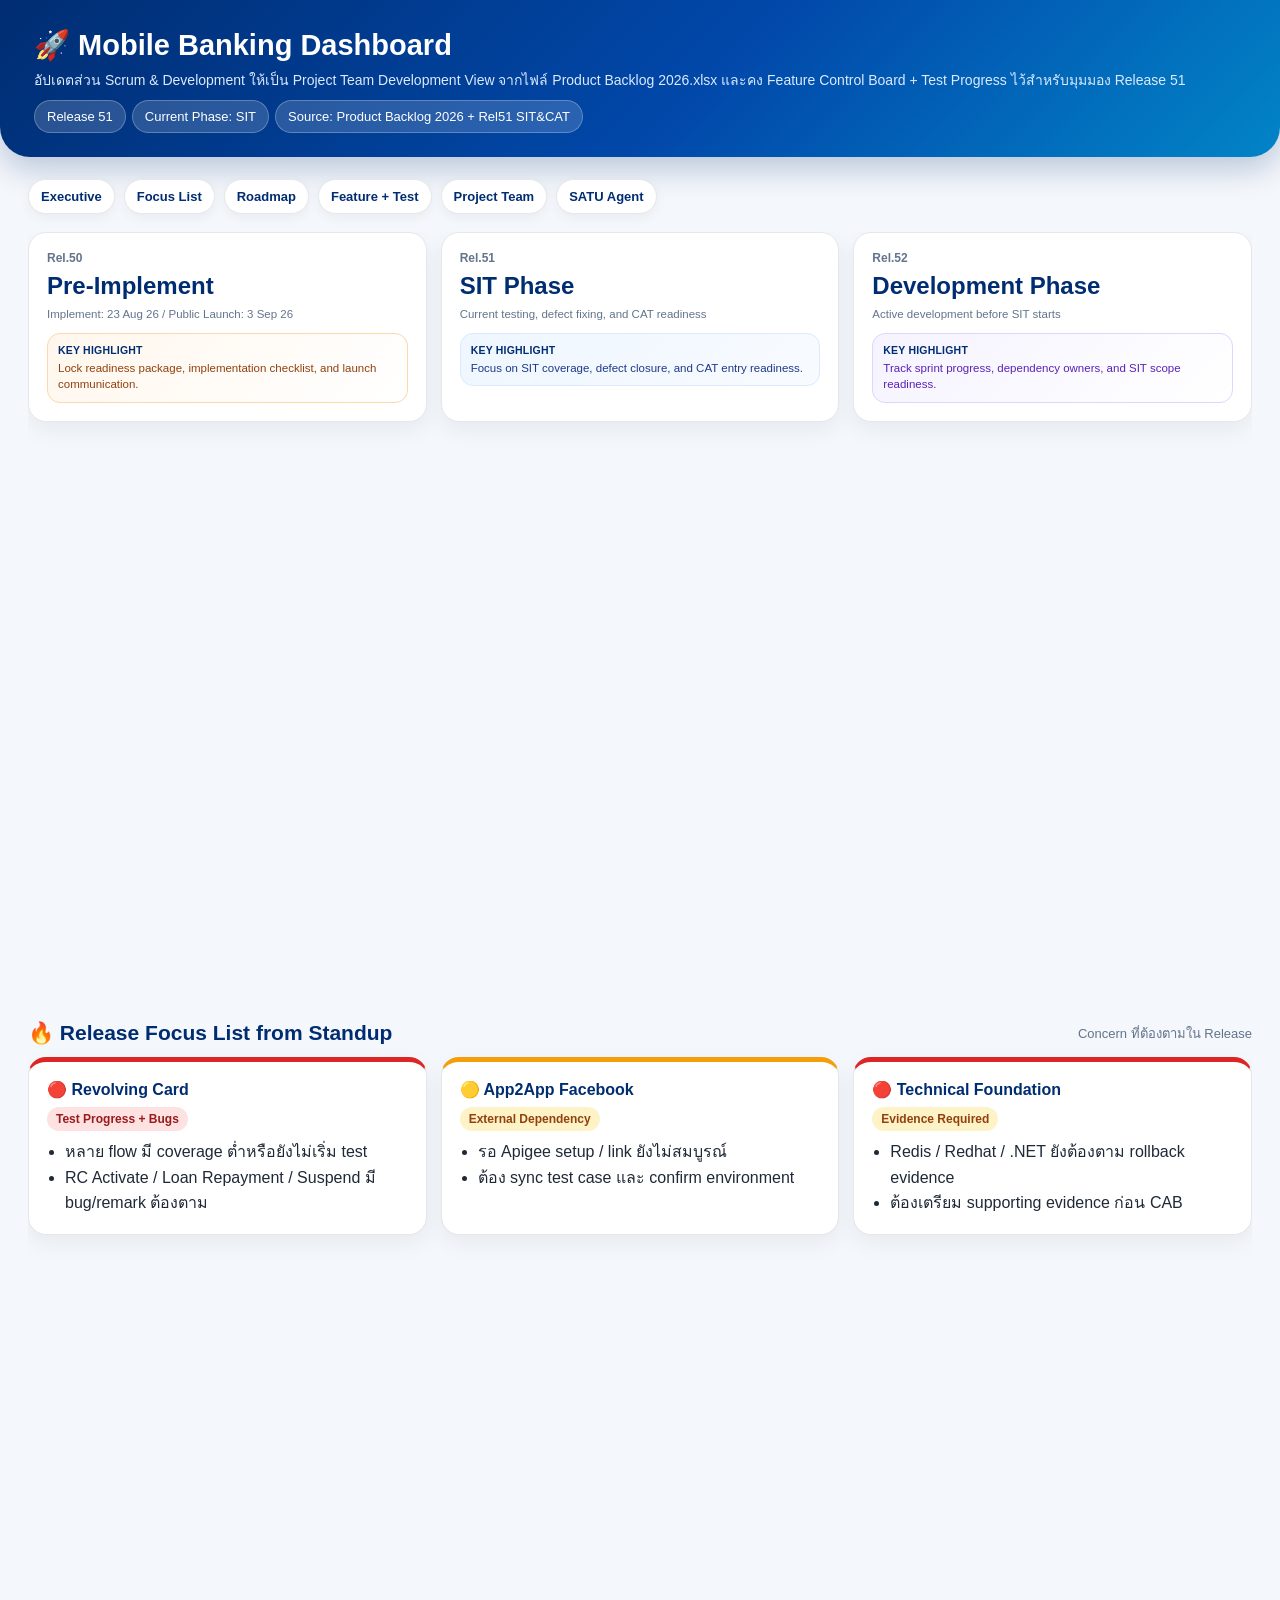
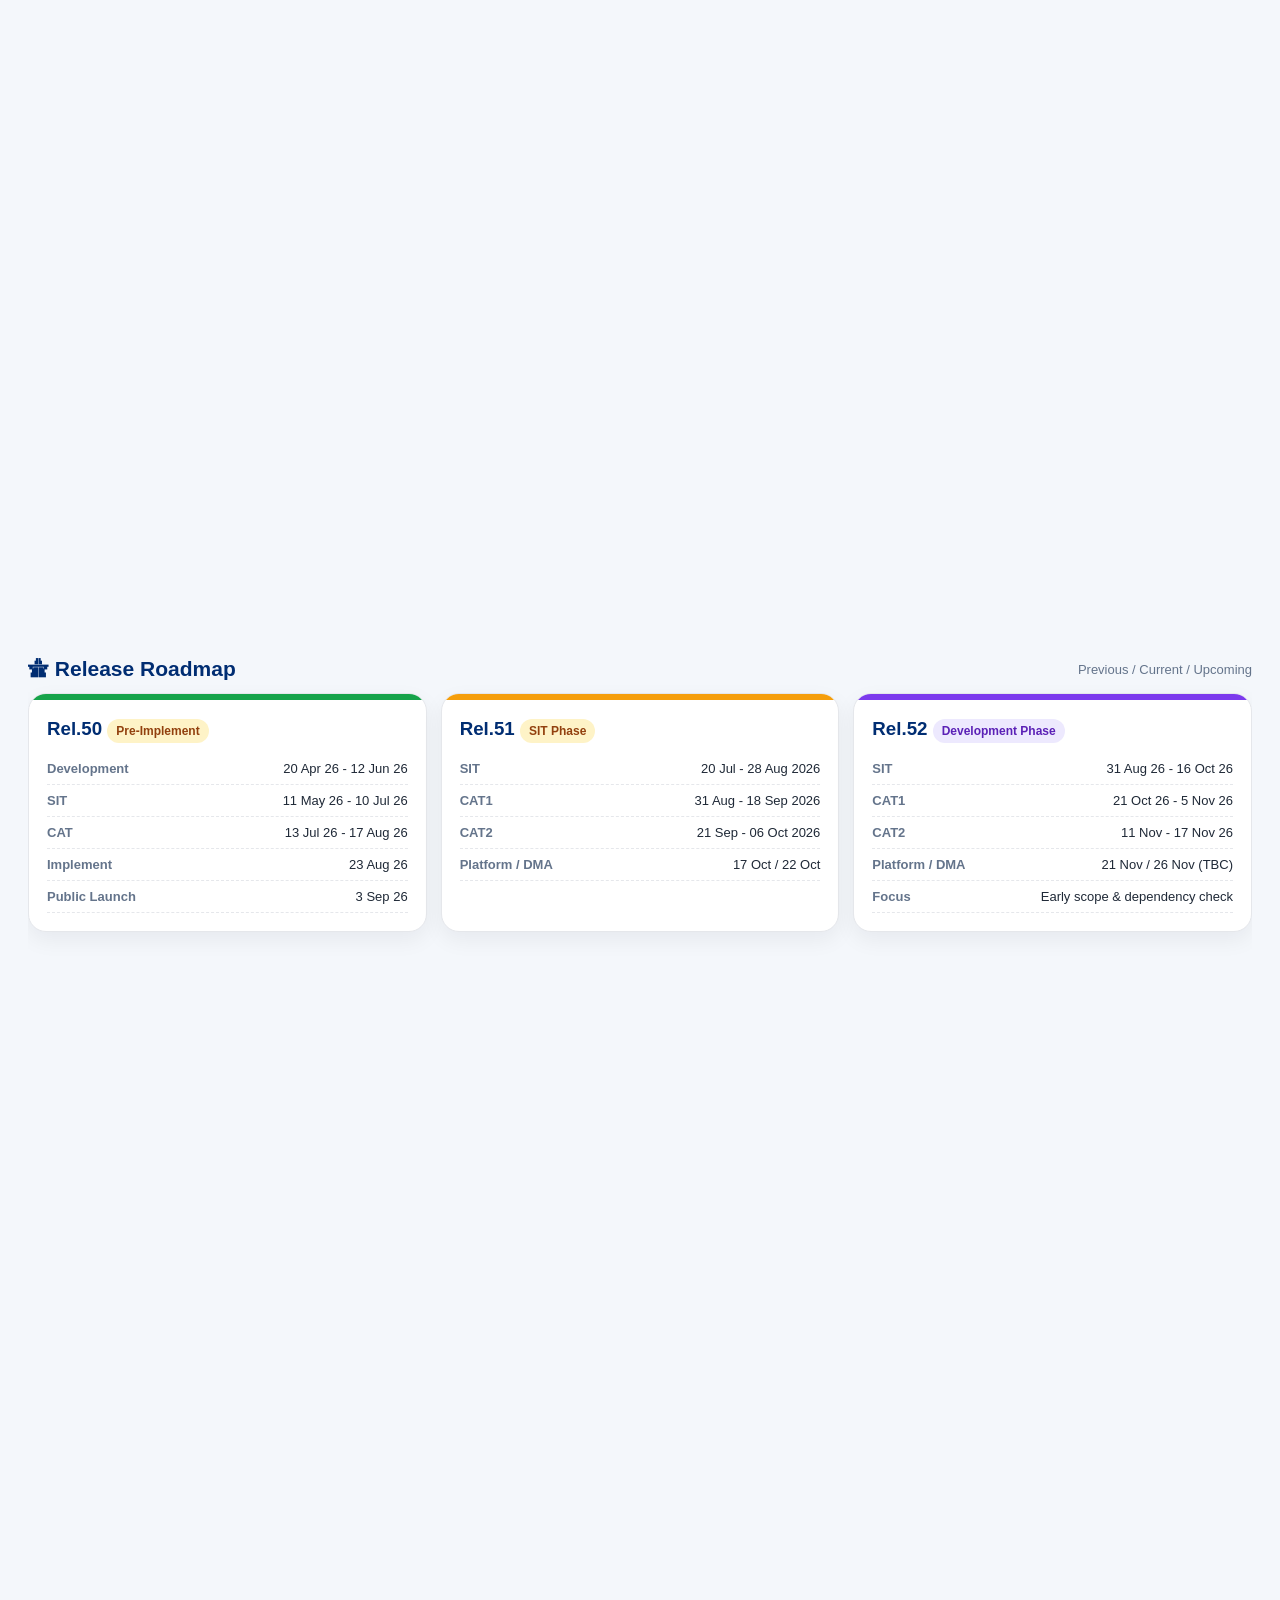
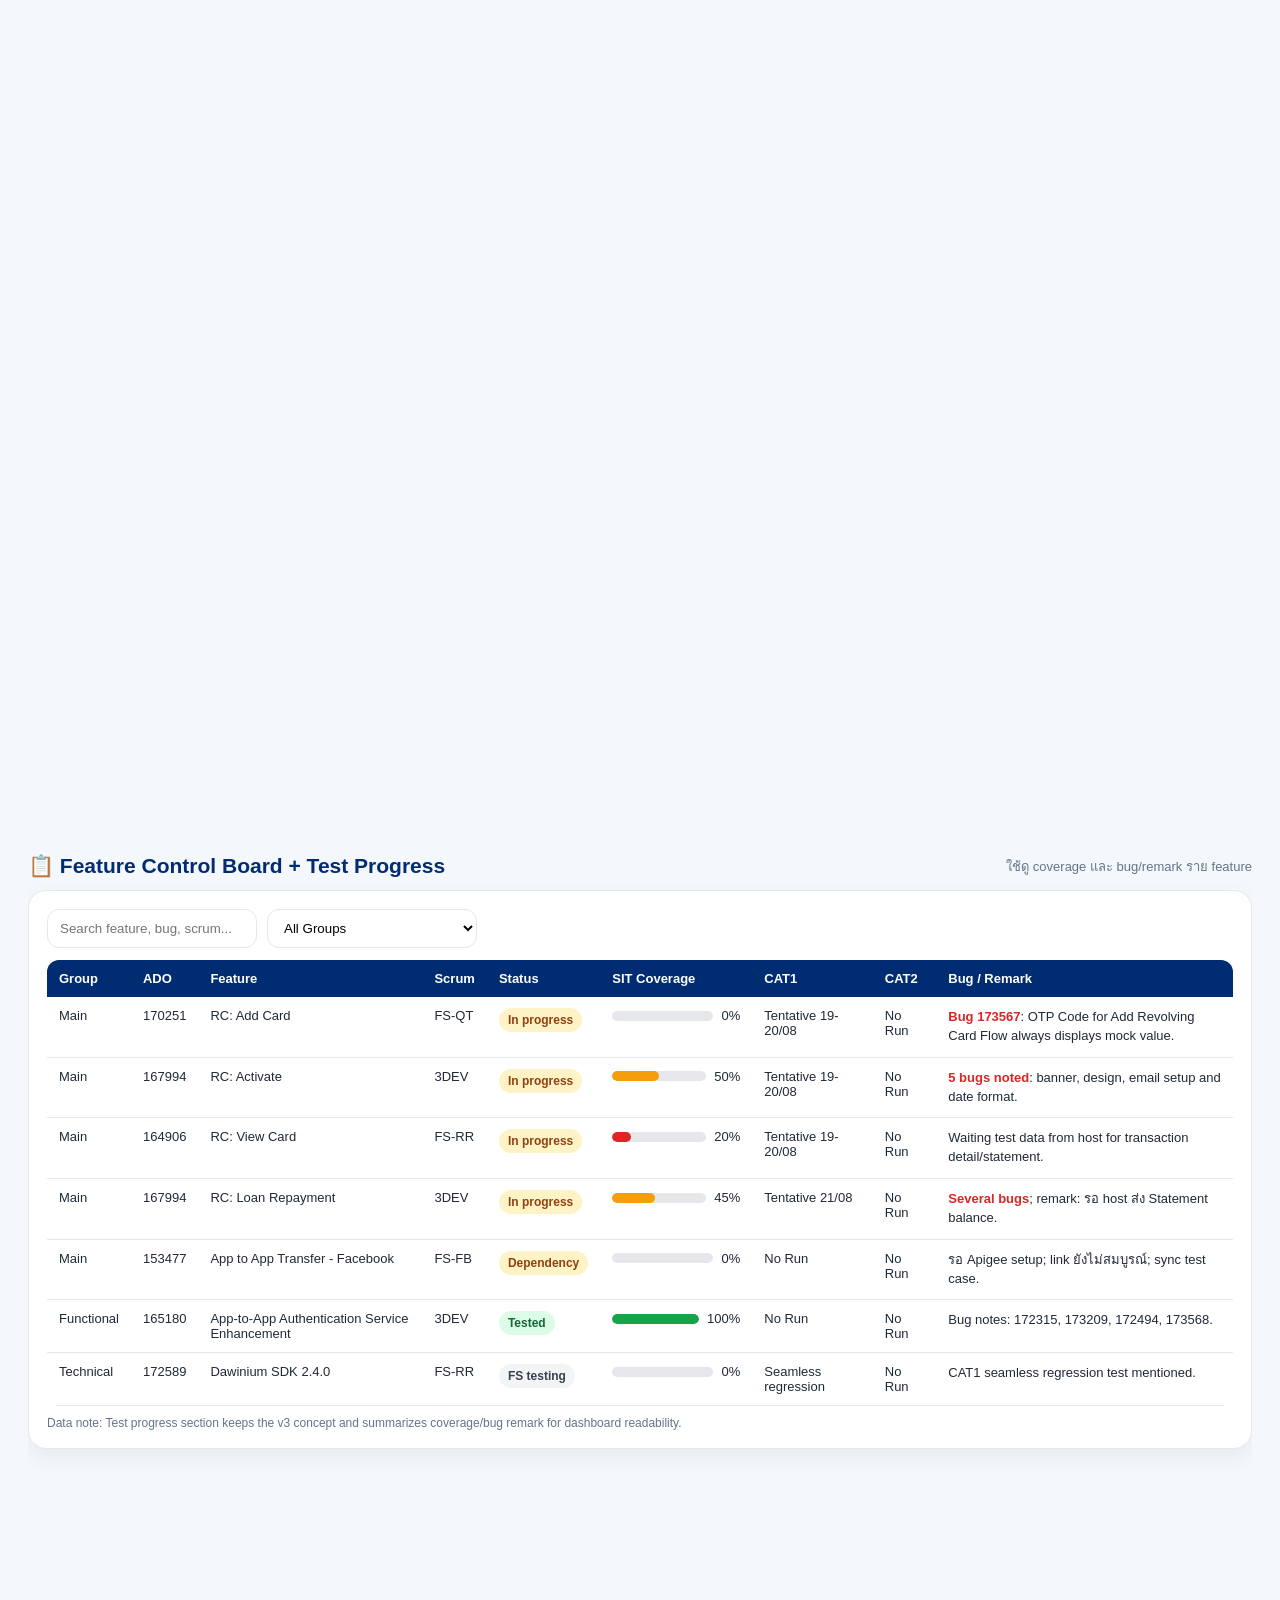
<file: index.html>
<!DOCTYPE html>
<html lang="th">
<head>
<meta charset="UTF-8" />
<meta name="viewport" content="width=device-width, initial-scale=1.0" />
<title>Mobile Banking Dashboard</title>
<link rel="stylesheet" href="styles.css" />
</head>
<body>
<header class="hero">
  <h1>🚀 Mobile Banking Dashboard</h1>
  <div class="subtitle">อัปเดตส่วน Scrum & Development ให้เป็น Project Team Development View จากไฟล์ Product Backlog 2026.xlsx และคง Feature Control Board + Test Progress ไว้สำหรับมุมมอง Release 51</div>
  <div class="pill">Release 51</div><div class="pill">Current Phase: SIT</div><div class="pill">Source: Product Backlog 2026 + Rel51 SIT&CAT</div>
</header>
<main class="container">
<nav class="nav"><a href="#executive">Executive</a><a href="#focus">Focus List</a><a href="#roadmap">Roadmap</a><a href="#feature">Feature + Test</a><a href="#project-team">Project Team</a><a href="#satu">SATU Agent</a></nav>

<div id="executive"><iframe class="component-frame" title="Executive KPIs" data-id="executive" src="components/executive.html"></iframe></div>
<div id="focus"><iframe class="component-frame" title="Release Focus List" data-id="focus" src="components/focus.html"></iframe></div>
<div id="roadmap"><iframe class="component-frame" title="Release Roadmap" data-id="roadmap" src="components/roadmap.html"></iframe></div>
<div id="feature"><iframe class="component-frame" title="Feature Control Board and Test Progress" data-id="feature" src="components/feature.html"></iframe></div>
<div id="project-team"><iframe class="component-frame" title="Project Team Development View" data-id="project-team" src="components/project-team.html"></iframe></div>
<div id="satu"><iframe class="component-frame" title="SATU Release Agent" data-id="satu" src="components/satu.html"></iframe></div>

<footer>Mobile Banking Dashboard | Prepared for Release Management / PMO</footer>
</main>
<script src="assets/iframe-bridge.js"></script>
</body>
</html>
</file>
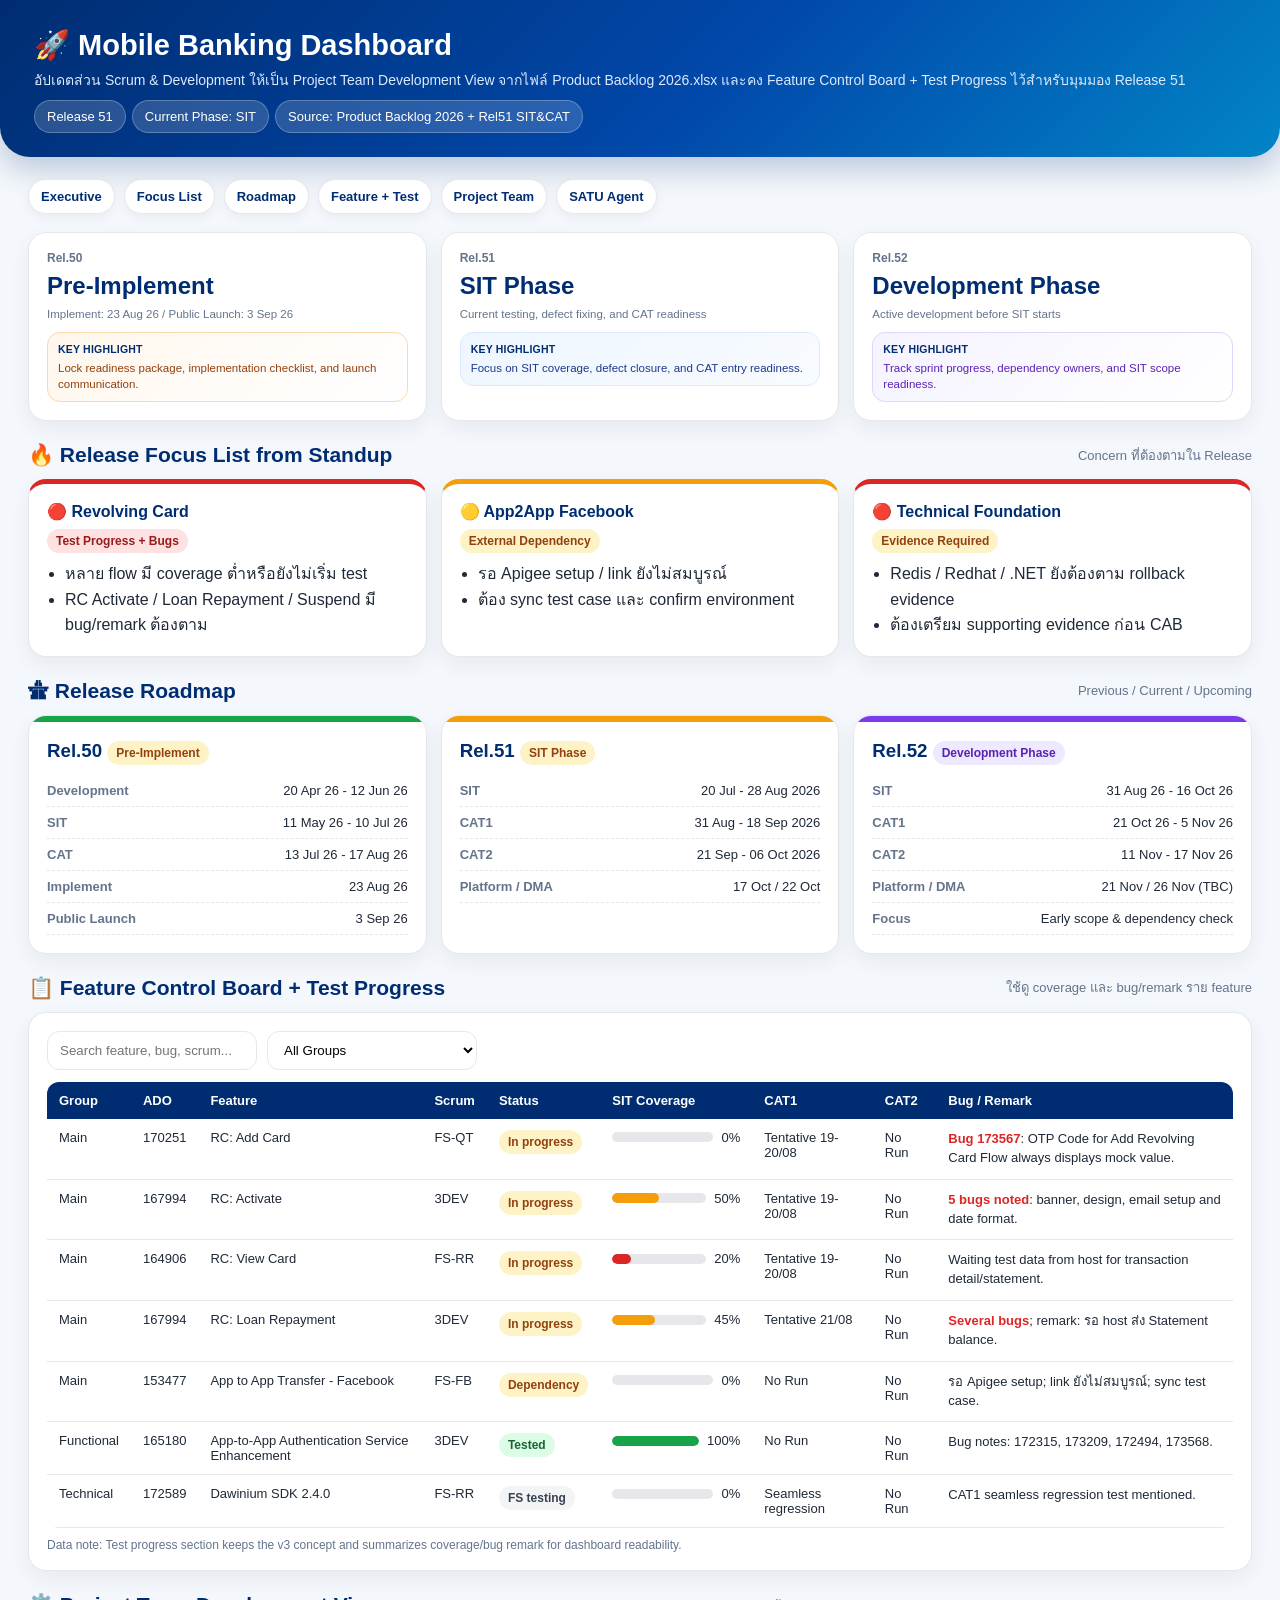
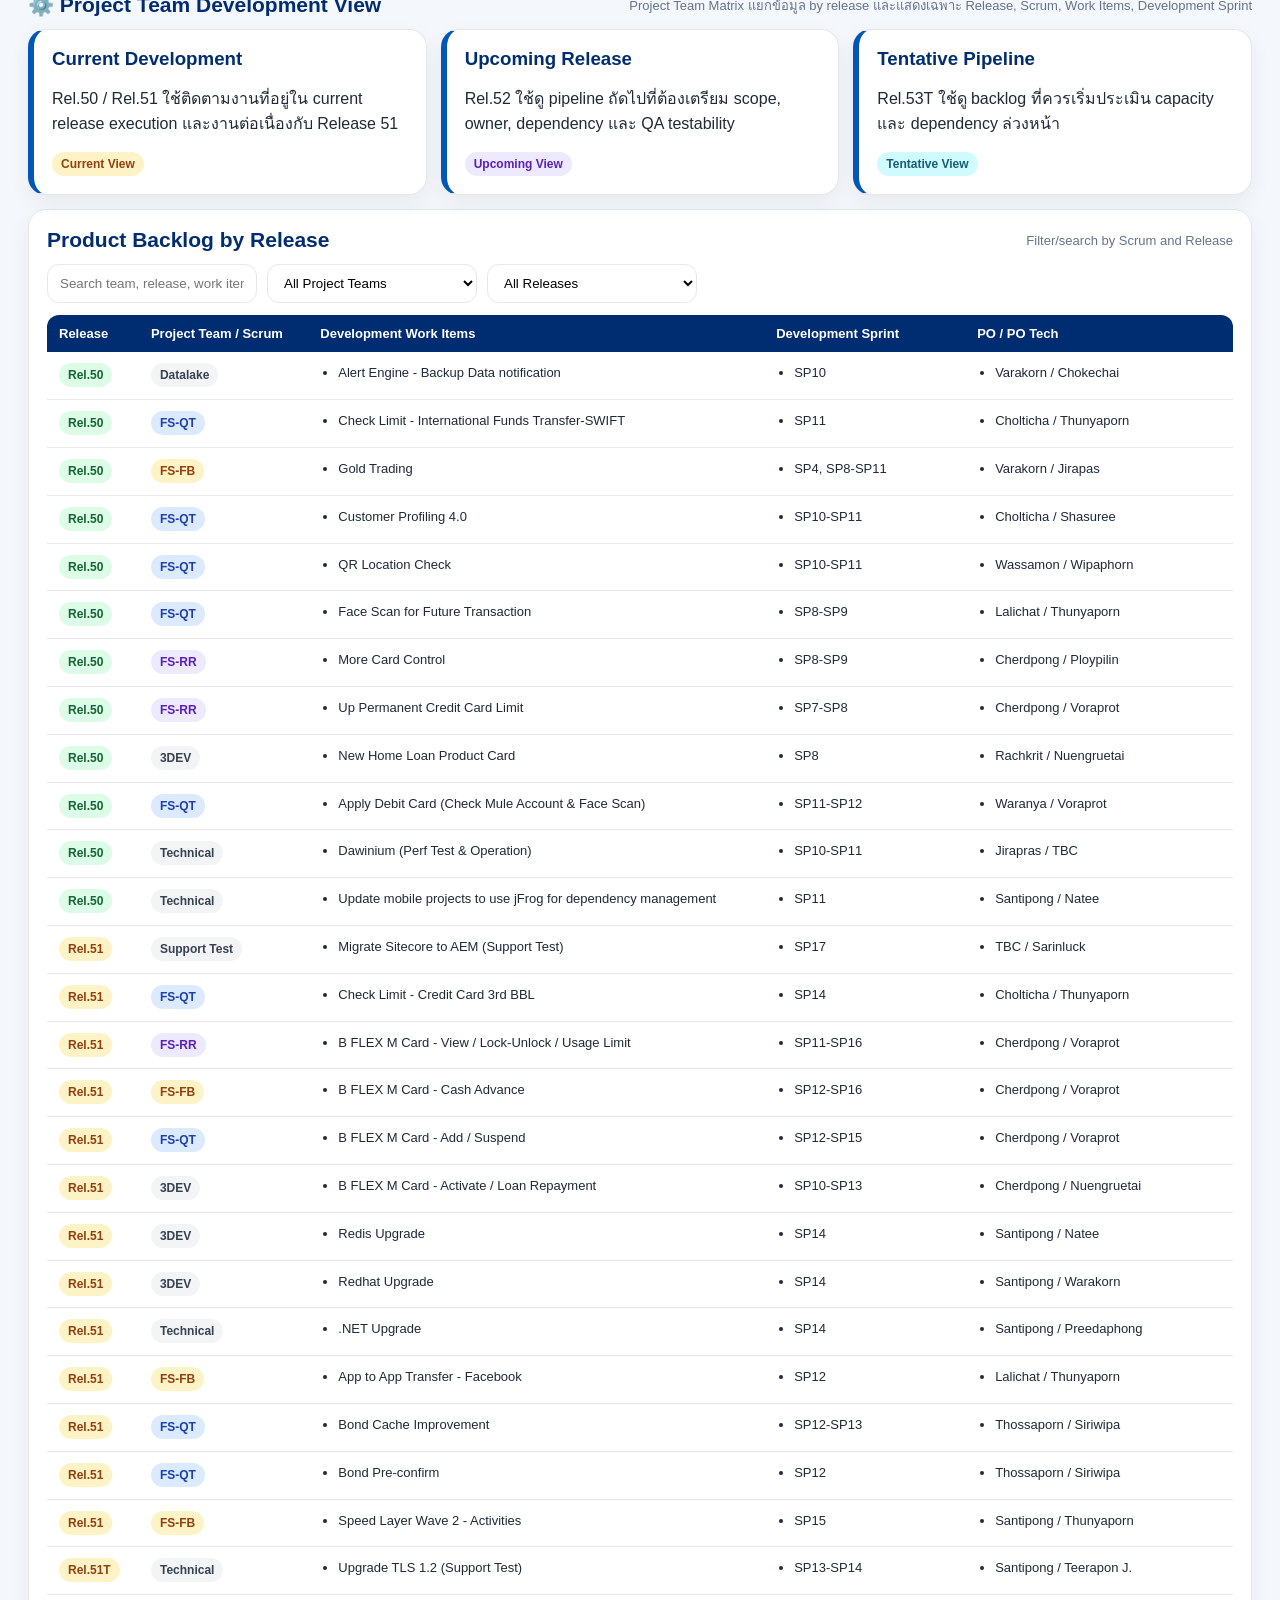
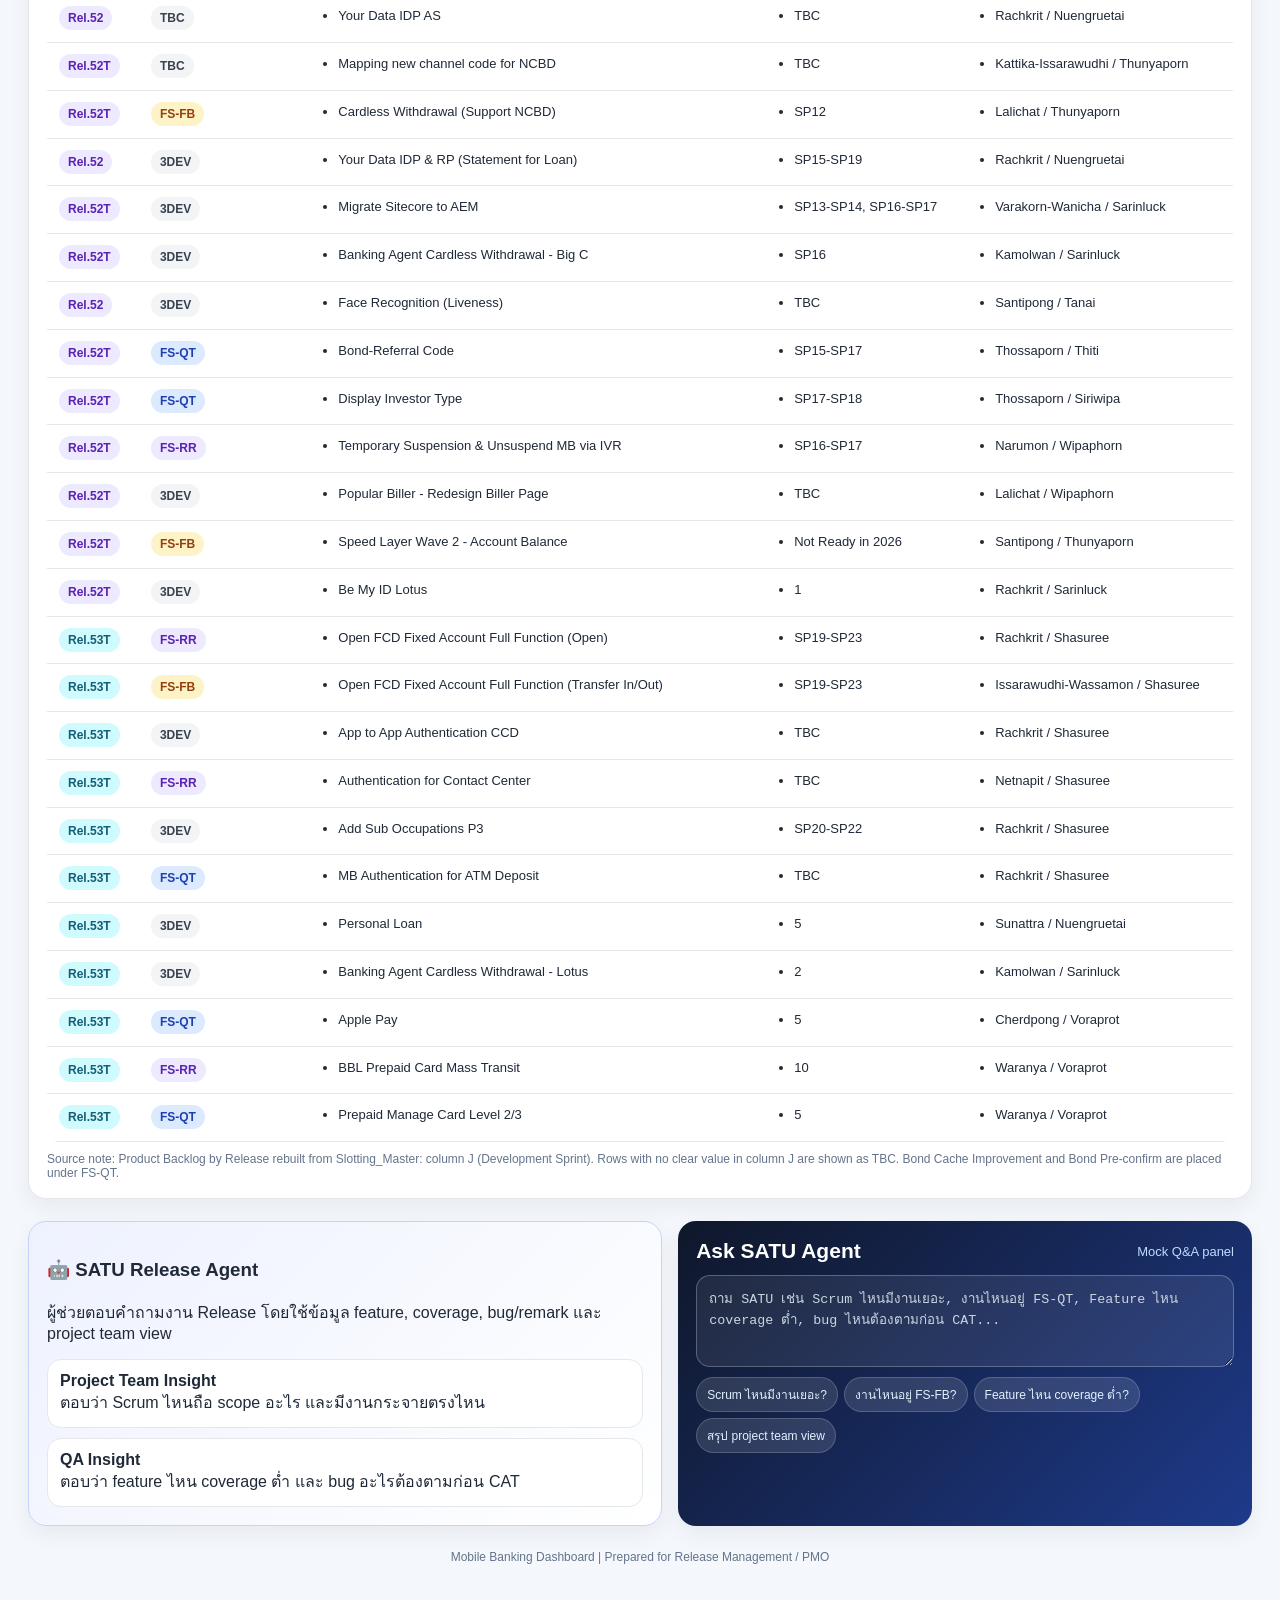
<file: mb-cozi-dashboard.html>
<!DOCTYPE html>
<html lang="th">
<head>
<meta charset="UTF-8" />
<meta name="viewport" content="width=device-width, initial-scale=1.0" />
<title>Mobile Banking Dashboard</title>
<style>
:root{--bbl:#002d72;--bbl2:#0057b8;--bg:#f4f7fb;--card:#fff;--text:#1f2937;--muted:#64748b;--line:#e5e7eb;--green:#16a34a;--amber:#f59e0b;--red:#dc2626;--blue:#2563eb;--purple:#7c3aed}
*{box-sizing:border-box}html{scroll-behavior:smooth}body{margin:0;font-family:"Segoe UI",Arial,sans-serif;background:var(--bg);color:var(--text)}
.hero{background:linear-gradient(135deg,var(--bbl),#0148aa 55%,#0284c7);color:white;padding:28px 34px 24px;border-bottom-left-radius:30px;border-bottom-right-radius:30px;box-shadow:0 12px 30px rgba(0,45,114,.24)}
.hero h1{margin:0;font-size:29px}.subtitle{margin-top:8px;color:#dbeafe;line-height:1.55;font-size:14px}.pill{display:inline-flex;align-items:center;gap:8px;background:rgba(255,255,255,.16);border:1px solid rgba(255,255,255,.25);padding:8px 12px;border-radius:999px;font-size:13px;margin:8px 6px 0 0}
.container{max-width:1520px;margin:auto;padding:22px 28px 42px}.nav{display:flex;gap:9px;flex-wrap:wrap;margin-bottom:18px}.nav a{text-decoration:none;color:var(--bbl);background:white;border:1px solid var(--line);padding:9px 12px;border-radius:999px;font-size:13px;font-weight:700;box-shadow:0 4px 12px rgba(15,23,42,.05)}
.kpis{display:grid;grid-template-columns:repeat(3,minmax(220px,1fr));gap:14px}.card{background:var(--card);border:1px solid var(--line);border-radius:18px;padding:18px;box-shadow:0 8px 22px rgba(15,23,42,.06)}.kpi-label{font-size:12px;color:var(--muted);font-weight:700}.kpi-value{font-size:24px;font-weight:900;color:var(--bbl);margin-top:7px;line-height:1.18}.kpi-note{font-size:11.5px;color:var(--muted);margin-top:6px;line-height:1.42}.kpi-highlight{margin-top:10px;padding:9px 10px;border-radius:13px;background:linear-gradient(135deg,#eef6ff,#f8fbff);border:1px solid #dbeafe;color:#1e3a8a;font-size:11.5px;line-height:1.4}.kpi-highlight b{display:block;color:var(--bbl);font-size:10.5px;text-transform:uppercase;letter-spacing:.2px;margin-bottom:3px}.kpi-highlight.urgent{background:linear-gradient(135deg,#fff7ed,#fff);border-color:#fed7aa;color:#92400e}.kpi-highlight.future{background:linear-gradient(135deg,#f5f3ff,#fff);border-color:#ddd6fe;color:#5b21b6}
.section{margin-top:22px}.section-title{display:flex;justify-content:space-between;align-items:center;gap:12px;margin:0 0 12px}.section-title h2{margin:0;color:var(--bbl);font-size:21px}.section-title span{font-size:13px;color:var(--muted)}
.grid-2{display:grid;grid-template-columns:1.05fr .95fr;gap:16px}.grid-3{display:grid;grid-template-columns:repeat(3,1fr);gap:14px}.grid-4{display:grid;grid-template-columns:repeat(4,1fr);gap:14px}
.workitem-list{margin:0;padding-left:18px;line-height:1.6}.workitem-list li{margin-bottom:4px}.sprint-list{margin:0;padding-left:18px;line-height:1.6}.sprint-list li{margin-bottom:4px}.po-list{margin:0;padding-left:18px;line-height:1.6}.po-list li{margin-bottom:4px}table{width:100%;border-collapse:collapse;font-size:13px;overflow:hidden;border-radius:12px}th{background:var(--bbl);color:white;text-align:left;padding:11px 12px;font-weight:800;white-space:nowrap}td{padding:11px 12px;border-bottom:1px solid var(--line);vertical-align:top}tr:hover td{background:#f8fbff}
.badge{display:inline-flex;align-items:center;gap:6px;padding:5px 9px;border-radius:999px;font-size:12px;font-weight:800;white-space:nowrap}.green{background:#dcfce7;color:#166534}.amber{background:#fef3c7;color:#92400e}.red{background:#fee2e2;color:#991b1b}.blue{background:#dbeafe;color:#1e40af}.gray{background:#f3f4f6;color:#374151}.purple{background:#ede9fe;color:#5b21b6}.cyan{background:#cffafe;color:#155e75}
.filters{display:flex;gap:10px;flex-wrap:wrap;margin-bottom:12px}.filters input,.filters select{padding:10px 12px;border:1px solid var(--line);border-radius:12px;background:white;min-width:210px}
.focus-grid,.roadmap{display:grid;grid-template-columns:repeat(3,1fr);gap:14px}.focus{border-top:5px solid var(--amber)}.focus.critical{border-top-color:var(--red)}.focus h3{margin:0 0 8px;color:var(--bbl);font-size:16px}.focus ul{margin:8px 0 0 18px;padding:0;line-height:1.6}.release-card{position:relative;overflow:hidden}.release-card:before{content:"";position:absolute;top:0;left:0;right:0;height:6px;background:var(--bbl2)}.release-card.done:before{background:var(--green)}.release-card.current:before{background:var(--amber)}.release-card.future:before{background:var(--purple)}.release-card h3{margin:6px 0 10px;color:var(--bbl)}.date-row{display:flex;justify-content:space-between;border-bottom:1px dashed var(--line);padding:8px 0;font-size:13px}.date-row b{color:var(--muted)}
.cov-wrap{display:flex;align-items:center;gap:8px;min-width:128px}.cov-bg{height:10px;background:#e5e7eb;border-radius:999px;overflow:hidden;flex:1;min-width:72px}.cov{height:100%;border-radius:999px}.cov.low{background:var(--red)}.cov.mid{background:var(--amber)}.cov.high{background:var(--green)}.bugcell{max-width:420px;line-height:1.45}.bugcell b{color:var(--red)}
.team-card{border-left:6px solid var(--bbl2)}.team-card h3{margin:0 0 10px;color:var(--bbl)}.mini-grid{display:grid;grid-template-columns:repeat(3,1fr);gap:10px}.mini{background:#f8fafc;border:1px solid var(--line);border-radius:14px;padding:12px;text-align:center}.mini b{display:block;color:var(--bbl);font-size:22px}.note{font-size:12px;color:var(--muted);margin-top:10px}.agent{background:linear-gradient(135deg,#0f172a,#1e3a8a);color:white;border:0}.agent textarea{width:100%;min-height:92px;border-radius:14px;border:1px solid rgba(255,255,255,.25);background:rgba(255,255,255,.08);color:white;padding:12px;outline:none;resize:vertical}.agent textarea::placeholder{color:#cbd5e1}.prompt{display:inline-block;background:rgba(255,255,255,.12);border:1px solid rgba(255,255,255,.18);padding:7px 10px;border-radius:999px;font-size:12px;margin:6px 6px 0 0;color:#e0f2fe}.satu{background:linear-gradient(135deg,#eef2ff,#fff);border:1px solid #c7d2fe}.satu-item{background:white;border:1px solid var(--line);border-radius:14px;padding:12px;margin-top:10px}
footer{text-align:center;color:var(--muted);font-size:12px;margin-top:24px}@media(max-width:1180px){.kpis{grid-template-columns:repeat(3,1fr)}.grid-2,.grid-3,.grid-4,.focus-grid,.roadmap,.mini-grid{grid-template-columns:1fr}.section-title{align-items:flex-start;flex-direction:column}}@media(max-width:720px){.container{padding:18px}.kpis{grid-template-columns:1fr}.hero{padding:22px 20px}.hero h1{font-size:23px}td,th{font-size:12px;padding:9px}}
</style>
</head>
<body>
<header class="hero">
  <h1>🚀 Mobile Banking Dashboard</h1>
  <div class="subtitle">อัปเดตส่วน Scrum & Development ให้เป็น Project Team Development View จากไฟล์ Product Backlog 2026.xlsx และคง Feature Control Board + Test Progress ไว้สำหรับมุมมอง Release 51</div>
  <div class="pill">Release 51</div><div class="pill">Current Phase: SIT</div><div class="pill">Source: Product Backlog 2026 + Rel51 SIT&CAT</div>
</header>
<main class="container">
<nav class="nav"><a href="#executive">Executive</a><a href="#focus">Focus List</a><a href="#roadmap">Roadmap</a><a href="#feature">Feature + Test</a><a href="#project-team">Project Team</a><a href="#satu">SATU Agent</a></nav>

<section id="executive" class="kpis">
  <div class="card"><div class="kpi-label">Rel.50</div><div class="kpi-value">Pre-Implement</div><div class="kpi-note">Implement: 23 Aug 26 / Public Launch: 3 Sep 26</div><div class="kpi-highlight urgent"><b>Key Highlight</b>Lock readiness package, implementation checklist, and launch communication.</div></div>
  <div class="card"><div class="kpi-label">Rel.51</div><div class="kpi-value">SIT Phase</div><div class="kpi-note">Current testing, defect fixing, and CAT readiness</div><div class="kpi-highlight"><b>Key Highlight</b>Focus on SIT coverage, defect closure, and CAT entry readiness.</div></div>
  <div class="card"><div class="kpi-label">Rel.52</div><div class="kpi-value">Development Phase</div><div class="kpi-note">Active development before SIT starts</div><div class="kpi-highlight future"><b>Key Highlight</b>Track sprint progress, dependency owners, and SIT scope readiness.</div></div>
</section>

<section id="focus" class="section">
  <div class="section-title"><h2>🔥 Release Focus List from Standup</h2><span>Concern ที่ต้องตามใน Release</span></div>
  <div class="focus-grid">
    <div class="card focus critical"><h3>🔴 Revolving Card</h3><span class="badge red">Test Progress + Bugs</span><ul><li>หลาย flow มี coverage ต่ำหรือยังไม่เริ่ม test</li><li>RC Activate / Loan Repayment / Suspend มี bug/remark ต้องตาม</li></ul></div>
    <div class="card focus"><h3>🟡 App2App Facebook</h3><span class="badge amber">External Dependency</span><ul><li>รอ Apigee setup / link ยังไม่สมบูรณ์</li><li>ต้อง sync test case และ confirm environment</li></ul></div>
    <div class="card focus critical"><h3>🔴 Technical Foundation</h3><span class="badge amber">Evidence Required</span><ul><li>Redis / Redhat / .NET ยังต้องตาม rollback evidence</li><li>ต้องเตรียม supporting evidence ก่อน CAB</li></ul></div>
  </div>
</section>

<section id="roadmap" class="section">
  <div class="section-title"><h2>🛣 Release Roadmap</h2><span>Previous / Current / Upcoming</span></div>
  <div class="roadmap">
    <div class="card release-card done"><h3>Rel.50 <span class="badge amber">Pre-Implement</span></h3><div class="date-row"><b>Development</b><span>20 Apr 26 - 12 Jun 26</span></div><div class="date-row"><b>SIT</b><span>11 May 26 - 10 Jul 26</span></div><div class="date-row"><b>CAT</b><span>13 Jul 26 - 17 Aug 26</span></div><div class="date-row"><b>Implement</b><span>23 Aug 26</span></div><div class="date-row"><b>Public Launch</b><span>3 Sep 26</span></div></div>
    <div class="card release-card current"><h3>Rel.51 <span class="badge amber">SIT Phase</span></h3><div class="date-row"><b>SIT</b><span>20 Jul - 28 Aug 2026</span></div><div class="date-row"><b>CAT1</b><span>31 Aug - 18 Sep 2026</span></div><div class="date-row"><b>CAT2</b><span>21 Sep - 06 Oct 2026</span></div><div class="date-row"><b>Platform / DMA</b><span>17 Oct / 22 Oct</span></div></div>
    <div class="card release-card future"><h3>Rel.52 <span class="badge purple">Development Phase</span></h3><div class="date-row"><b>SIT</b><span>31 Aug 26 - 16 Oct 26</span></div><div class="date-row"><b>CAT1</b><span>21 Oct 26 - 5 Nov 26</span></div><div class="date-row"><b>CAT2</b><span>11 Nov - 17 Nov 26</span></div><div class="date-row"><b>Platform / DMA</b><span>21 Nov / 26 Nov (TBC)</span></div><div class="date-row"><b>Focus</b><span>Early scope & dependency check</span></div></div>
  </div>
</section>

<section id="feature" class="section">
  <div class="section-title"><h2>📋 Feature Control Board + Test Progress</h2><span>ใช้ดู coverage และ bug/remark ราย feature</span></div>
  <div class="card">
    <div class="filters"><input id="featureSearch" placeholder="Search feature, bug, scrum..." onkeyup="filterFeature()"/><select id="featureGroup" onchange="filterFeature()"><option value="">All Groups</option><option value="main">Main Feature</option><option value="functional">Functional Enhancement</option><option value="technical">Technical Enhancement</option></select></div>
    <div style="overflow:auto">
      <table id="featureTable">
        <tr><th>Group</th><th>ADO</th><th>Feature</th><th>Scrum</th><th>Status</th><th>SIT Coverage</th><th>CAT1</th><th>CAT2</th><th>Bug / Remark</th></tr>
        <tr data-group="main"><td>Main</td><td>170251</td><td>RC: Add Card</td><td>FS-QT</td><td><span class="badge amber">In progress</span></td><td><div class="cov-wrap"><div class="cov-bg"><div class="cov low" style="width:0%"></div></div>0%</div></td><td>Tentative 19-20/08</td><td>No Run</td><td class="bugcell"><b>Bug 173567</b>: OTP Code for Add Revolving Card Flow always displays mock value.</td></tr>
        <tr data-group="main"><td>Main</td><td>167994</td><td>RC: Activate</td><td>3DEV</td><td><span class="badge amber">In progress</span></td><td><div class="cov-wrap"><div class="cov-bg"><div class="cov mid" style="width:50%"></div></div>50%</div></td><td>Tentative 19-20/08</td><td>No Run</td><td class="bugcell"><b>5 bugs noted</b>: banner, design, email setup and date format.</td></tr>
        <tr data-group="main"><td>Main</td><td>164906</td><td>RC: View Card</td><td>FS-RR</td><td><span class="badge amber">In progress</span></td><td><div class="cov-wrap"><div class="cov-bg"><div class="cov low" style="width:20%"></div></div>20%</div></td><td>Tentative 19-20/08</td><td>No Run</td><td class="bugcell">Waiting test data from host for transaction detail/statement.</td></tr>
        <tr data-group="main"><td>Main</td><td>167994</td><td>RC: Loan Repayment</td><td>3DEV</td><td><span class="badge amber">In progress</span></td><td><div class="cov-wrap"><div class="cov-bg"><div class="cov mid" style="width:45%"></div></div>45%</div></td><td>Tentative 21/08</td><td>No Run</td><td class="bugcell"><b>Several bugs</b>; remark: รอ host ส่ง Statement balance.</td></tr>
        <tr data-group="main"><td>Main</td><td>153477</td><td>App to App Transfer - Facebook</td><td>FS-FB</td><td><span class="badge amber">Dependency</span></td><td><div class="cov-wrap"><div class="cov-bg"><div class="cov low" style="width:0%"></div></div>0%</div></td><td>No Run</td><td>No Run</td><td class="bugcell">รอ Apigee setup; link ยังไม่สมบูรณ์; sync test case.</td></tr>
        <tr data-group="functional"><td>Functional</td><td>165180</td><td>App-to-App Authentication Service Enhancement</td><td>3DEV</td><td><span class="badge green">Tested</span></td><td><div class="cov-wrap"><div class="cov-bg"><div class="cov high" style="width:100%"></div></div>100%</div></td><td>No Run</td><td>No Run</td><td class="bugcell">Bug notes: 172315, 173209, 172494, 173568.</td></tr>
        <tr data-group="technical"><td>Technical</td><td>172589</td><td>Dawinium SDK 2.4.0</td><td>FS-RR</td><td><span class="badge gray">FS testing</span></td><td><div class="cov-wrap"><div class="cov-bg"><div class="cov low" style="width:0%"></div></div>0%</div></td><td>Seamless regression</td><td>No Run</td><td class="bugcell">CAT1 seamless regression test mentioned.</td></tr>
      </table>
    </div>
    <div class="note">Data note: Test progress section keeps the v3 concept and summarizes coverage/bug remark for dashboard readability.</div>
  </div>
</section>


<section id="project-team" class="section">
  <div class="section-title">
    <h2>⚙️ Project Team Development View</h2>
    <span>Project Team Matrix แยกข้อมูล by release และแสดงเฉพาะ Release, Scrum, Work Items, Development Sprint</span>
  </div>

  <div class="grid-3">
    <div class="card team-card"><h3>Current Development</h3><p>Rel.50 / Rel.51 ใช้ติดตามงานที่อยู่ใน current release execution และงานต่อเนื่องกับ Release 51</p><span class="badge amber">Current View</span></div>
    <div class="card team-card"><h3>Upcoming Release</h3><p>Rel.52 ใช้ดู pipeline ถัดไปที่ต้องเตรียม scope, owner, dependency และ QA testability</p><span class="badge purple">Upcoming View</span></div>
    <div class="card team-card"><h3>Tentative Pipeline</h3><p>Rel.53T ใช้ดู backlog ที่ควรเริ่มประเมิน capacity และ dependency ล่วงหน้า</p><span class="badge cyan">Tentative View</span></div>
  </div>

  <div class="card" style="margin-top:14px">
    <div class="section-title"><h2>Product Backlog by Release</h2><span>Filter/search by Scrum and Release</span></div>
    <div class="filters">
      <input id="teamSearch" placeholder="Search team, release, work item, sprint..." onkeyup="filterTeam()"/>
      <select id="teamSelect" onchange="filterTeam()">
        <option value="">All Project Teams</option>
        <option>FS-QT</option><option>FS-FB</option><option>FS-RR</option><option>BBL-PW</option><option>BBL-3DEV</option><option>FS-LK</option>
      </select>
      <select id="releaseSelect" onchange="filterTeam()">
        <option value="">All Releases</option>
        <option>Rel.50</option><option>Rel.51</option><option>Rel.51T</option><option>Rel.52</option><option>Rel.52T</option><option>Rel.53T</option>
      </select>
    </div>
    <div style="overflow:auto">
      <table id="teamTable">
      <tr><th>Release</th><th>Project Team / Scrum</th><th>Development Work Items</th><th>Development Sprint</th><th>PO / PO Tech</th></tr>
      <tr data-release="Rel.50" data-team="Datalake"><td><span class="badge green">Rel.50</span></td><td><span class="badge gray">Datalake</span></td><td><ul class="workitem-list"><li>Alert Engine - Backup Data notification</li></ul></td><td><ul class="sprint-list"><li>SP10</li></ul></td><td><ul class="po-list"><li>Varakorn / Chokechai</li></ul></td></tr>
      <tr data-release="Rel.50" data-team="FS-QT"><td><span class="badge green">Rel.50</span></td><td><span class="badge blue">FS-QT</span></td><td><ul class="workitem-list"><li>Check Limit - International Funds Transfer-SWIFT</li></ul></td><td><ul class="sprint-list"><li>SP11</li></ul></td><td><ul class="po-list"><li>Cholticha / Thunyaporn</li></ul></td></tr>
      <tr data-release="Rel.50" data-team="FS-FB"><td><span class="badge green">Rel.50</span></td><td><span class="badge amber">FS-FB</span></td><td><ul class="workitem-list"><li>Gold Trading</li></ul></td><td><ul class="sprint-list"><li>SP4, SP8-SP11</li></ul></td><td><ul class="po-list"><li>Varakorn / Jirapas</li></ul></td></tr>
      <tr data-release="Rel.50" data-team="FS-QT"><td><span class="badge green">Rel.50</span></td><td><span class="badge blue">FS-QT</span></td><td><ul class="workitem-list"><li>Customer Profiling 4.0</li></ul></td><td><ul class="sprint-list"><li>SP10-SP11</li></ul></td><td><ul class="po-list"><li>Cholticha / Shasuree</li></ul></td></tr>
      <tr data-release="Rel.50" data-team="FS-QT"><td><span class="badge green">Rel.50</span></td><td><span class="badge blue">FS-QT</span></td><td><ul class="workitem-list"><li>QR Location Check</li></ul></td><td><ul class="sprint-list"><li>SP10-SP11</li></ul></td><td><ul class="po-list"><li>Wassamon / Wipaphorn</li></ul></td></tr>
      <tr data-release="Rel.50" data-team="FS-QT"><td><span class="badge green">Rel.50</span></td><td><span class="badge blue">FS-QT</span></td><td><ul class="workitem-list"><li>Face Scan for Future Transaction</li></ul></td><td><ul class="sprint-list"><li>SP8-SP9</li></ul></td><td><ul class="po-list"><li>Lalichat / Thunyaporn</li></ul></td></tr>
      <tr data-release="Rel.50" data-team="FS-RR"><td><span class="badge green">Rel.50</span></td><td><span class="badge purple">FS-RR</span></td><td><ul class="workitem-list"><li>More Card Control</li></ul></td><td><ul class="sprint-list"><li>SP8-SP9</li></ul></td><td><ul class="po-list"><li>Cherdpong / Ploypilin</li></ul></td></tr>
      <tr data-release="Rel.50" data-team="FS-RR"><td><span class="badge green">Rel.50</span></td><td><span class="badge purple">FS-RR</span></td><td><ul class="workitem-list"><li>Up Permanent Credit Card Limit</li></ul></td><td><ul class="sprint-list"><li>SP7-SP8</li></ul></td><td><ul class="po-list"><li>Cherdpong / Voraprot</li></ul></td></tr>
      <tr data-release="Rel.50" data-team="3DEV"><td><span class="badge green">Rel.50</span></td><td><span class="badge gray">3DEV</span></td><td><ul class="workitem-list"><li>New Home Loan Product Card</li></ul></td><td><ul class="sprint-list"><li>SP8</li></ul></td><td><ul class="po-list"><li>Rachkrit / Nuengruetai</li></ul></td></tr>
      <tr data-release="Rel.50" data-team="FS-QT"><td><span class="badge green">Rel.50</span></td><td><span class="badge blue">FS-QT</span></td><td><ul class="workitem-list"><li>Apply Debit Card (Check Mule Account & Face Scan)</li></ul></td><td><ul class="sprint-list"><li>SP11-SP12</li></ul></td><td><ul class="po-list"><li>Waranya / Voraprot</li></ul></td></tr>
      <tr data-release="Rel.50" data-team="Technical"><td><span class="badge green">Rel.50</span></td><td><span class="badge gray">Technical</span></td><td><ul class="workitem-list"><li>Dawinium (Perf Test & Operation)</li></ul></td><td><ul class="sprint-list"><li>SP10-SP11</li></ul></td><td><ul class="po-list"><li>Jirapras / TBC</li></ul></td></tr>
      <tr data-release="Rel.50" data-team="Technical"><td><span class="badge green">Rel.50</span></td><td><span class="badge gray">Technical</span></td><td><ul class="workitem-list"><li>Update mobile projects to use jFrog for dependency management</li></ul></td><td><ul class="sprint-list"><li>SP11</li></ul></td><td><ul class="po-list"><li>Santipong / Natee</li></ul></td></tr>
      <tr data-release="Rel.51" data-team="Support Test"><td><span class="badge amber">Rel.51</span></td><td><span class="badge gray">Support Test</span></td><td><ul class="workitem-list"><li>Migrate Sitecore to AEM (Support Test)</li></ul></td><td><ul class="sprint-list"><li>SP17</li></ul></td><td><ul class="po-list"><li>TBC / Sarinluck</li></ul></td></tr>
      <tr data-release="Rel.51" data-team="FS-QT"><td><span class="badge amber">Rel.51</span></td><td><span class="badge blue">FS-QT</span></td><td><ul class="workitem-list"><li>Check Limit - Credit Card 3rd BBL</li></ul></td><td><ul class="sprint-list"><li>SP14</li></ul></td><td><ul class="po-list"><li>Cholticha / Thunyaporn</li></ul></td></tr>
      <tr data-release="Rel.51" data-team="FS-RR"><td><span class="badge amber">Rel.51</span></td><td><span class="badge purple">FS-RR</span></td><td><ul class="workitem-list"><li>B FLEX M Card - View / Lock-Unlock / Usage Limit</li></ul></td><td><ul class="sprint-list"><li>SP11-SP16</li></ul></td><td><ul class="po-list"><li>Cherdpong / Voraprot</li></ul></td></tr>
      <tr data-release="Rel.51" data-team="FS-FB"><td><span class="badge amber">Rel.51</span></td><td><span class="badge amber">FS-FB</span></td><td><ul class="workitem-list"><li>B FLEX M Card - Cash Advance</li></ul></td><td><ul class="sprint-list"><li>SP12-SP16</li></ul></td><td><ul class="po-list"><li>Cherdpong / Voraprot</li></ul></td></tr>
      <tr data-release="Rel.51" data-team="FS-QT"><td><span class="badge amber">Rel.51</span></td><td><span class="badge blue">FS-QT</span></td><td><ul class="workitem-list"><li>B FLEX M Card - Add / Suspend</li></ul></td><td><ul class="sprint-list"><li>SP12-SP15</li></ul></td><td><ul class="po-list"><li>Cherdpong / Voraprot</li></ul></td></tr>
      <tr data-release="Rel.51" data-team="3DEV"><td><span class="badge amber">Rel.51</span></td><td><span class="badge gray">3DEV</span></td><td><ul class="workitem-list"><li>B FLEX M Card - Activate / Loan Repayment</li></ul></td><td><ul class="sprint-list"><li>SP10-SP13</li></ul></td><td><ul class="po-list"><li>Cherdpong / Nuengruetai</li></ul></td></tr>
      <tr data-release="Rel.51" data-team="3DEV"><td><span class="badge amber">Rel.51</span></td><td><span class="badge gray">3DEV</span></td><td><ul class="workitem-list"><li>Redis Upgrade</li></ul></td><td><ul class="sprint-list"><li>SP14</li></ul></td><td><ul class="po-list"><li>Santipong / Natee</li></ul></td></tr>
      <tr data-release="Rel.51" data-team="3DEV"><td><span class="badge amber">Rel.51</span></td><td><span class="badge gray">3DEV</span></td><td><ul class="workitem-list"><li>Redhat Upgrade</li></ul></td><td><ul class="sprint-list"><li>SP14</li></ul></td><td><ul class="po-list"><li>Santipong / Warakorn</li></ul></td></tr>
      <tr data-release="Rel.51" data-team="Technical"><td><span class="badge amber">Rel.51</span></td><td><span class="badge gray">Technical</span></td><td><ul class="workitem-list"><li>.NET Upgrade</li></ul></td><td><ul class="sprint-list"><li>SP14</li></ul></td><td><ul class="po-list"><li>Santipong / Preedaphong</li></ul></td></tr>
      <tr data-release="Rel.51" data-team="FS-FB"><td><span class="badge amber">Rel.51</span></td><td><span class="badge amber">FS-FB</span></td><td><ul class="workitem-list"><li>App to App Transfer - Facebook</li></ul></td><td><ul class="sprint-list"><li>SP12</li></ul></td><td><ul class="po-list"><li>Lalichat / Thunyaporn</li></ul></td></tr>
      <tr data-release="Rel.51" data-team="FS-QT"><td><span class="badge amber">Rel.51</span></td><td><span class="badge blue">FS-QT</span></td><td><ul class="workitem-list"><li>Bond Cache Improvement</li></ul></td><td><ul class="sprint-list"><li>SP12-SP13</li></ul></td><td><ul class="po-list"><li>Thossaporn / Siriwipa</li></ul></td></tr>
      <tr data-release="Rel.51" data-team="FS-QT"><td><span class="badge amber">Rel.51</span></td><td><span class="badge blue">FS-QT</span></td><td><ul class="workitem-list"><li>Bond Pre-confirm</li></ul></td><td><ul class="sprint-list"><li>SP12</li></ul></td><td><ul class="po-list"><li>Thossaporn / Siriwipa</li></ul></td></tr>
      <tr data-release="Rel.51" data-team="FS-FB"><td><span class="badge amber">Rel.51</span></td><td><span class="badge amber">FS-FB</span></td><td><ul class="workitem-list"><li>Speed Layer Wave 2 - Activities</li></ul></td><td><ul class="sprint-list"><li>SP15</li></ul></td><td><ul class="po-list"><li>Santipong / Thunyaporn</li></ul></td></tr>
      <tr data-release="Rel.51T" data-team="Technical"><td><span class="badge amber">Rel.51T</span></td><td><span class="badge gray">Technical</span></td><td><ul class="workitem-list"><li>Upgrade TLS 1.2 (Support Test)</li></ul></td><td><ul class="sprint-list"><li>SP13-SP14</li></ul></td><td><ul class="po-list"><li>Santipong / Teerapon J.</li></ul></td></tr>
      <tr data-release="Rel.52" data-team="TBC"><td><span class="badge purple">Rel.52</span></td><td><span class="badge gray">TBC</span></td><td><ul class="workitem-list"><li>Your Data IDP AS</li></ul></td><td><ul class="sprint-list"><li>TBC</li></ul></td><td><ul class="po-list"><li>Rachkrit / Nuengruetai</li></ul></td></tr>
      <tr data-release="Rel.52T" data-team="TBC"><td><span class="badge purple">Rel.52T</span></td><td><span class="badge gray">TBC</span></td><td><ul class="workitem-list"><li>Mapping new channel code for NCBD</li></ul></td><td><ul class="sprint-list"><li>TBC</li></ul></td><td><ul class="po-list"><li>Kattika-Issarawudhi / Thunyaporn</li></ul></td></tr>
      <tr data-release="Rel.52T" data-team="FS-FB"><td><span class="badge purple">Rel.52T</span></td><td><span class="badge amber">FS-FB</span></td><td><ul class="workitem-list"><li>Cardless Withdrawal (Support NCBD)</li></ul></td><td><ul class="sprint-list"><li>SP12</li></ul></td><td><ul class="po-list"><li>Lalichat / Thunyaporn</li></ul></td></tr>
      <tr data-release="Rel.52" data-team="3DEV"><td><span class="badge purple">Rel.52</span></td><td><span class="badge gray">3DEV</span></td><td><ul class="workitem-list"><li>Your Data IDP & RP (Statement for Loan)</li></ul></td><td><ul class="sprint-list"><li>SP15-SP19</li></ul></td><td><ul class="po-list"><li>Rachkrit / Nuengruetai</li></ul></td></tr>
      <tr data-release="Rel.52T" data-team="3DEV"><td><span class="badge purple">Rel.52T</span></td><td><span class="badge gray">3DEV</span></td><td><ul class="workitem-list"><li>Migrate Sitecore to AEM</li></ul></td><td><ul class="sprint-list"><li>SP13-SP14, SP16-SP17</li></ul></td><td><ul class="po-list"><li>Varakorn-Wanicha / Sarinluck</li></ul></td></tr>
      <tr data-release="Rel.52T" data-team="3DEV"><td><span class="badge purple">Rel.52T</span></td><td><span class="badge gray">3DEV</span></td><td><ul class="workitem-list"><li>Banking Agent Cardless Withdrawal - Big C</li></ul></td><td><ul class="sprint-list"><li>SP16</li></ul></td><td><ul class="po-list"><li>Kamolwan / Sarinluck</li></ul></td></tr>
      <tr data-release="Rel.52" data-team="3DEV"><td><span class="badge purple">Rel.52</span></td><td><span class="badge gray">3DEV</span></td><td><ul class="workitem-list"><li>Face Recognition (Liveness)</li></ul></td><td><ul class="sprint-list"><li>TBC</li></ul></td><td><ul class="po-list"><li>Santipong / Tanai</li></ul></td></tr>
      <tr data-release="Rel.52T" data-team="FS-QT"><td><span class="badge purple">Rel.52T</span></td><td><span class="badge blue">FS-QT</span></td><td><ul class="workitem-list"><li>Bond-Referral Code</li></ul></td><td><ul class="sprint-list"><li>SP15-SP17</li></ul></td><td><ul class="po-list"><li>Thossaporn / Thiti</li></ul></td></tr>
      <tr data-release="Rel.52T" data-team="FS-QT"><td><span class="badge purple">Rel.52T</span></td><td><span class="badge blue">FS-QT</span></td><td><ul class="workitem-list"><li>Display Investor Type</li></ul></td><td><ul class="sprint-list"><li>SP17-SP18</li></ul></td><td><ul class="po-list"><li>Thossaporn / Siriwipa</li></ul></td></tr>
      <tr data-release="Rel.52T" data-team="FS-RR"><td><span class="badge purple">Rel.52T</span></td><td><span class="badge purple">FS-RR</span></td><td><ul class="workitem-list"><li>Temporary Suspension & Unsuspend MB via IVR</li></ul></td><td><ul class="sprint-list"><li>SP16-SP17</li></ul></td><td><ul class="po-list"><li>Narumon / Wipaphorn</li></ul></td></tr>
      <tr data-release="Rel.52T" data-team="3DEV"><td><span class="badge purple">Rel.52T</span></td><td><span class="badge gray">3DEV</span></td><td><ul class="workitem-list"><li>Popular Biller - Redesign Biller Page</li></ul></td><td><ul class="sprint-list"><li>TBC</li></ul></td><td><ul class="po-list"><li>Lalichat / Wipaphorn</li></ul></td></tr>
      <tr data-release="Rel.52T" data-team="FS-FB"><td><span class="badge purple">Rel.52T</span></td><td><span class="badge amber">FS-FB</span></td><td><ul class="workitem-list"><li>Speed Layer Wave 2 - Account Balance</li></ul></td><td><ul class="sprint-list"><li>Not Ready in 2026</li></ul></td><td><ul class="po-list"><li>Santipong / Thunyaporn</li></ul></td></tr>
      <tr data-release="Rel.52T" data-team="3DEV"><td><span class="badge purple">Rel.52T</span></td><td><span class="badge gray">3DEV</span></td><td><ul class="workitem-list"><li>Be My ID Lotus</li></ul></td><td><ul class="sprint-list"><li>1</li></ul></td><td><ul class="po-list"><li>Rachkrit / Sarinluck</li></ul></td></tr>
      <tr data-release="Rel.53T" data-team="FS-RR"><td><span class="badge cyan">Rel.53T</span></td><td><span class="badge purple">FS-RR</span></td><td><ul class="workitem-list"><li>Open FCD Fixed Account Full Function (Open)</li></ul></td><td><ul class="sprint-list"><li>SP19-SP23</li></ul></td><td><ul class="po-list"><li>Rachkrit / Shasuree</li></ul></td></tr>
      <tr data-release="Rel.53T" data-team="FS-FB"><td><span class="badge cyan">Rel.53T</span></td><td><span class="badge amber">FS-FB</span></td><td><ul class="workitem-list"><li>Open FCD Fixed Account Full Function (Transfer In/Out)</li></ul></td><td><ul class="sprint-list"><li>SP19-SP23</li></ul></td><td><ul class="po-list"><li>Issarawudhi-Wassamon / Shasuree</li></ul></td></tr>
      <tr data-release="Rel.53T" data-team="3DEV"><td><span class="badge cyan">Rel.53T</span></td><td><span class="badge gray">3DEV</span></td><td><ul class="workitem-list"><li>App to App Authentication CCD</li></ul></td><td><ul class="sprint-list"><li>TBC</li></ul></td><td><ul class="po-list"><li>Rachkrit / Shasuree</li></ul></td></tr>
      <tr data-release="Rel.53T" data-team="FS-RR"><td><span class="badge cyan">Rel.53T</span></td><td><span class="badge purple">FS-RR</span></td><td><ul class="workitem-list"><li>Authentication for Contact Center</li></ul></td><td><ul class="sprint-list"><li>TBC</li></ul></td><td><ul class="po-list"><li>Netnapit / Shasuree</li></ul></td></tr>
      <tr data-release="Rel.53T" data-team="3DEV"><td><span class="badge cyan">Rel.53T</span></td><td><span class="badge gray">3DEV</span></td><td><ul class="workitem-list"><li>Add Sub Occupations P3</li></ul></td><td><ul class="sprint-list"><li>SP20-SP22</li></ul></td><td><ul class="po-list"><li>Rachkrit / Shasuree</li></ul></td></tr>
      <tr data-release="Rel.53T" data-team="FS-QT"><td><span class="badge cyan">Rel.53T</span></td><td><span class="badge blue">FS-QT</span></td><td><ul class="workitem-list"><li>MB Authentication for ATM Deposit</li></ul></td><td><ul class="sprint-list"><li>TBC</li></ul></td><td><ul class="po-list"><li>Rachkrit / Shasuree</li></ul></td></tr>
      <tr data-release="Rel.53T" data-team="3DEV"><td><span class="badge cyan">Rel.53T</span></td><td><span class="badge gray">3DEV</span></td><td><ul class="workitem-list"><li>Personal Loan</li></ul></td><td><ul class="sprint-list"><li>5</li></ul></td><td><ul class="po-list"><li>Sunattra / Nuengruetai</li></ul></td></tr>
      <tr data-release="Rel.53T" data-team="3DEV"><td><span class="badge cyan">Rel.53T</span></td><td><span class="badge gray">3DEV</span></td><td><ul class="workitem-list"><li>Banking Agent Cardless Withdrawal - Lotus</li></ul></td><td><ul class="sprint-list"><li>2</li></ul></td><td><ul class="po-list"><li>Kamolwan / Sarinluck</li></ul></td></tr>
      <tr data-release="Rel.53T" data-team="FS-QT"><td><span class="badge cyan">Rel.53T</span></td><td><span class="badge blue">FS-QT</span></td><td><ul class="workitem-list"><li>Apple Pay</li></ul></td><td><ul class="sprint-list"><li>5</li></ul></td><td><ul class="po-list"><li>Cherdpong / Voraprot</li></ul></td></tr>
      <tr data-release="Rel.53T" data-team="FS-RR"><td><span class="badge cyan">Rel.53T</span></td><td><span class="badge purple">FS-RR</span></td><td><ul class="workitem-list"><li>BBL Prepaid Card Mass Transit</li></ul></td><td><ul class="sprint-list"><li>10</li></ul></td><td><ul class="po-list"><li>Waranya / Voraprot</li></ul></td></tr>
      <tr data-release="Rel.53T" data-team="FS-QT"><td><span class="badge cyan">Rel.53T</span></td><td><span class="badge blue">FS-QT</span></td><td><ul class="workitem-list"><li>Prepaid Manage Card Level 2/3</li></ul></td><td><ul class="sprint-list"><li>5</li></ul></td><td><ul class="po-list"><li>Waranya / Voraprot</li></ul></td></tr>
      </table>
    </div>
    <div class="note">Source note: Product Backlog by Release rebuilt from Slotting_Master: column J (Development Sprint). Rows with no clear value in column J are shown as TBC. Bond Cache Improvement and Bond Pre-confirm are placed under FS-QT.</div>
  </div>
</section>
<section id="satu" class="section grid-2">
  <div class="card satu"><h3>🤖 SATU Release Agent</h3><p>ผู้ช่วยตอบคำถามงาน Release โดยใช้ข้อมูล feature, coverage, bug/remark และ project team view</p><div class="satu-item"><b>Project Team Insight</b><br/>ตอบว่า Scrum ไหนถือ scope อะไร และมีงานกระจายตรงไหน</div><div class="satu-item"><b>QA Insight</b><br/>ตอบว่า feature ไหน coverage ต่ำ และ bug อะไรต้องตามก่อน CAT</div></div>
  <div class="card agent"><div class="section-title"><h2 style="color:white">Ask SATU Agent</h2><span style="color:#bfdbfe">Mock Q&A panel</span></div><textarea placeholder="ถาม SATU เช่น Scrum ไหนมีงานเยอะ, งานไหนอยู่ FS-QT, Feature ไหน coverage ต่ำ, bug ไหนต้องตามก่อน CAT..."></textarea><div><span class="prompt">Scrum ไหนมีงานเยอะ?</span><span class="prompt">งานไหนอยู่ FS-FB?</span><span class="prompt">Feature ไหน coverage ต่ำ?</span><span class="prompt">สรุป project team view</span></div></div>
</section>
<footer>Mobile Banking Dashboard | Prepared for Release Management / PMO</footer>
</main>
<script>
function filterFeature(){const q=(document.getElementById('featureSearch').value||'').toLowerCase();const g=document.getElementById('featureGroup').value;document.querySelectorAll('#featureTable tr[data-group]').forEach(r=>{const okG=!g||r.getAttribute('data-group')===g;const okQ=!q||r.innerText.toLowerCase().includes(q);r.style.display=(okG&&okQ)?'':'none';});}
function filterTeam(){const q=(document.getElementById('teamSearch').value||'').toLowerCase();const t=document.getElementById('teamSelect').value;const rel=document.getElementById('releaseSelect').value;document.querySelectorAll('#teamTable tr[data-team]').forEach(r=>{const okT=!t||r.getAttribute('data-team')===t;const okR=!rel||r.getAttribute('data-release')===rel;const okQ=!q||r.innerText.toLowerCase().includes(q);r.style.display=(okT&&okR&&okQ)?'':'none';});}
</script>
</body>
</html>
</file>
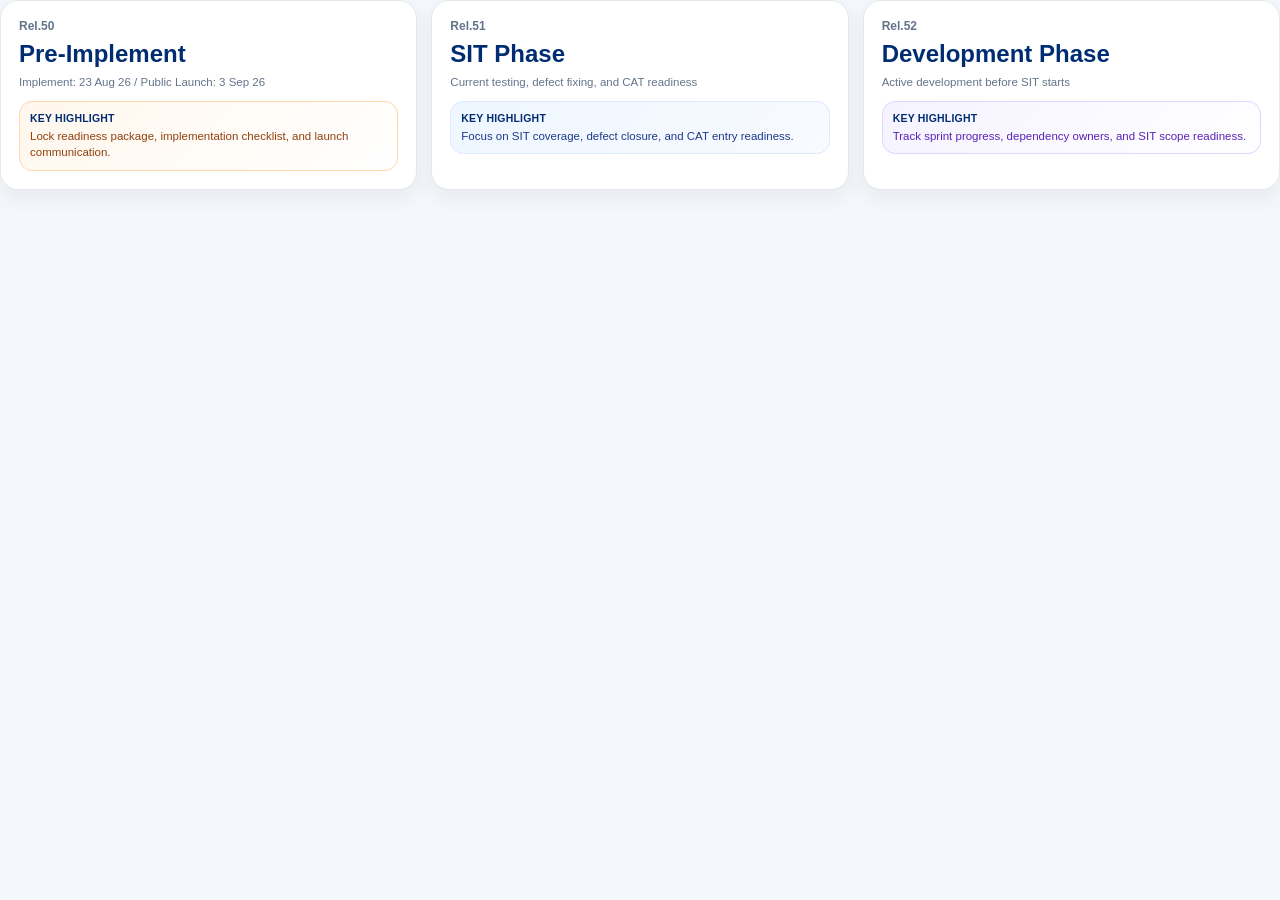
<file: components/executive.html>
<!DOCTYPE html>
<html lang="th">
<head>
<meta charset="UTF-8" />
<title>Executive KPIs</title>
<link rel="stylesheet" href="../styles.css" />
</head>
<body data-component-id="executive">
<section class="kpis">
  <div class="card"><div class="kpi-label">Rel.50</div><div class="kpi-value">Pre-Implement</div><div class="kpi-note">Implement: 23 Aug 26 / Public Launch: 3 Sep 26</div><div class="kpi-highlight urgent"><b>Key Highlight</b>Lock readiness package, implementation checklist, and launch communication.</div></div>
  <div class="card"><div class="kpi-label">Rel.51</div><div class="kpi-value">SIT Phase</div><div class="kpi-note">Current testing, defect fixing, and CAT readiness</div><div class="kpi-highlight"><b>Key Highlight</b>Focus on SIT coverage, defect closure, and CAT entry readiness.</div></div>
  <div class="card"><div class="kpi-label">Rel.52</div><div class="kpi-value">Development Phase</div><div class="kpi-note">Active development before SIT starts</div><div class="kpi-highlight future"><b>Key Highlight</b>Track sprint progress, dependency owners, and SIT scope readiness.</div></div>
</section>
<script src="../assets/iframe-bridge.js"></script>
</body>
</html>
</file>
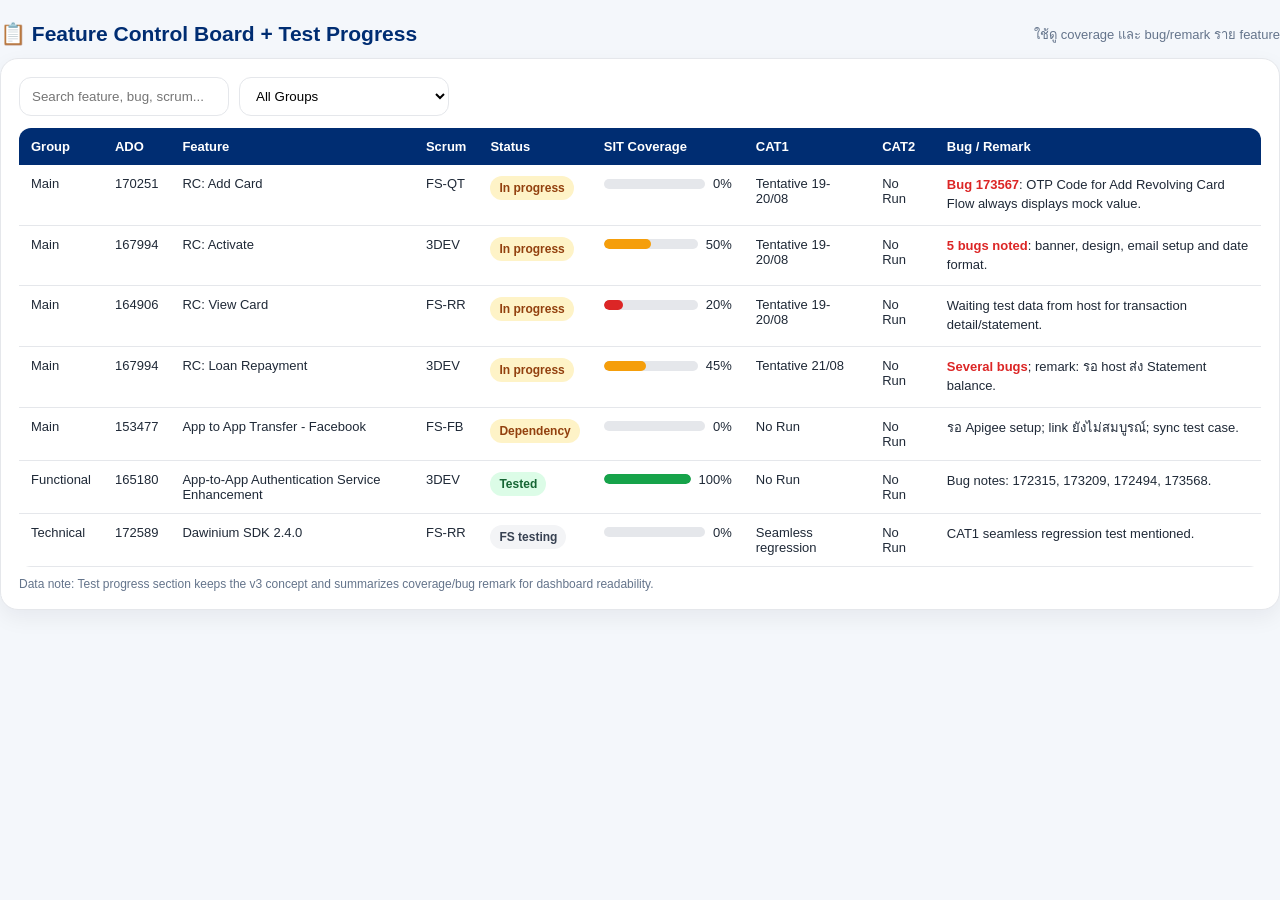
<file: components/feature.html>
<!DOCTYPE html>
<html lang="th">
<head>
<meta charset="UTF-8" />
<title>Feature Control Board and Test Progress</title>
<link rel="stylesheet" href="../styles.css" />
</head>
<body data-component-id="feature">
<section class="section">
  <div class="section-title"><h2>📋 Feature Control Board + Test Progress</h2><span>ใช้ดู coverage และ bug/remark ราย feature</span></div>
  <div class="card">
    <div class="filters"><input id="featureSearch" aria-label="Search feature, bug, scrum" placeholder="Search feature, bug, scrum..." onkeyup="filterFeature()"/><select id="featureGroup" aria-label="Filter by group" onchange="filterFeature()"><option value="">All Groups</option><option value="main">Main Feature</option><option value="functional">Functional Enhancement</option><option value="technical">Technical Enhancement</option></select></div>
    <div style="overflow:auto">
      <table id="featureTable">
        <tr><th>Group</th><th>ADO</th><th>Feature</th><th>Scrum</th><th>Status</th><th>SIT Coverage</th><th>CAT1</th><th>CAT2</th><th>Bug / Remark</th></tr>
        <tr data-group="main"><td>Main</td><td>170251</td><td>RC: Add Card</td><td>FS-QT</td><td><span class="badge amber">In progress</span></td><td><div class="cov-wrap"><div class="cov-bg"><div class="cov low" style="width:0%"></div></div>0%</div></td><td>Tentative 19-20/08</td><td>No Run</td><td class="bugcell"><b>Bug 173567</b>: OTP Code for Add Revolving Card Flow always displays mock value.</td></tr>
        <tr data-group="main"><td>Main</td><td>167994</td><td>RC: Activate</td><td>3DEV</td><td><span class="badge amber">In progress</span></td><td><div class="cov-wrap"><div class="cov-bg"><div class="cov mid" style="width:50%"></div></div>50%</div></td><td>Tentative 19-20/08</td><td>No Run</td><td class="bugcell"><b>5 bugs noted</b>: banner, design, email setup and date format.</td></tr>
        <tr data-group="main"><td>Main</td><td>164906</td><td>RC: View Card</td><td>FS-RR</td><td><span class="badge amber">In progress</span></td><td><div class="cov-wrap"><div class="cov-bg"><div class="cov low" style="width:20%"></div></div>20%</div></td><td>Tentative 19-20/08</td><td>No Run</td><td class="bugcell">Waiting test data from host for transaction detail/statement.</td></tr>
        <tr data-group="main"><td>Main</td><td>167994</td><td>RC: Loan Repayment</td><td>3DEV</td><td><span class="badge amber">In progress</span></td><td><div class="cov-wrap"><div class="cov-bg"><div class="cov mid" style="width:45%"></div></div>45%</div></td><td>Tentative 21/08</td><td>No Run</td><td class="bugcell"><b>Several bugs</b>; remark: รอ host ส่ง Statement balance.</td></tr>
        <tr data-group="main"><td>Main</td><td>153477</td><td>App to App Transfer - Facebook</td><td>FS-FB</td><td><span class="badge amber">Dependency</span></td><td><div class="cov-wrap"><div class="cov-bg"><div class="cov low" style="width:0%"></div></div>0%</div></td><td>No Run</td><td>No Run</td><td class="bugcell">รอ Apigee setup; link ยังไม่สมบูรณ์; sync test case.</td></tr>
        <tr data-group="functional"><td>Functional</td><td>165180</td><td>App-to-App Authentication Service Enhancement</td><td>3DEV</td><td><span class="badge green">Tested</span></td><td><div class="cov-wrap"><div class="cov-bg"><div class="cov high" style="width:100%"></div></div>100%</div></td><td>No Run</td><td>No Run</td><td class="bugcell">Bug notes: 172315, 173209, 172494, 173568.</td></tr>
        <tr data-group="technical"><td>Technical</td><td>172589</td><td>Dawinium SDK 2.4.0</td><td>FS-RR</td><td><span class="badge gray">FS testing</span></td><td><div class="cov-wrap"><div class="cov-bg"><div class="cov low" style="width:0%"></div></div>0%</div></td><td>Seamless regression</td><td>No Run</td><td class="bugcell">CAT1 seamless regression test mentioned.</td></tr>
      </table>
    </div>
    <div class="note">Data note: Test progress section keeps the v3 concept and summarizes coverage/bug remark for dashboard readability.</div>
  </div>
</section>
<script src="../assets/iframe-bridge.js"></script>
<script>
function filterFeature(){const q=(document.getElementById('featureSearch').value||'').toLowerCase();const g=document.getElementById('featureGroup').value;document.querySelectorAll('#featureTable tr[data-group]').forEach(r=>{const okG=!g||r.getAttribute('data-group')===g;const okQ=!q||r.innerText.toLowerCase().includes(q);r.style.display=(okG&&okQ)?'':'none';});}
</script>
</body>
</html>
</file>
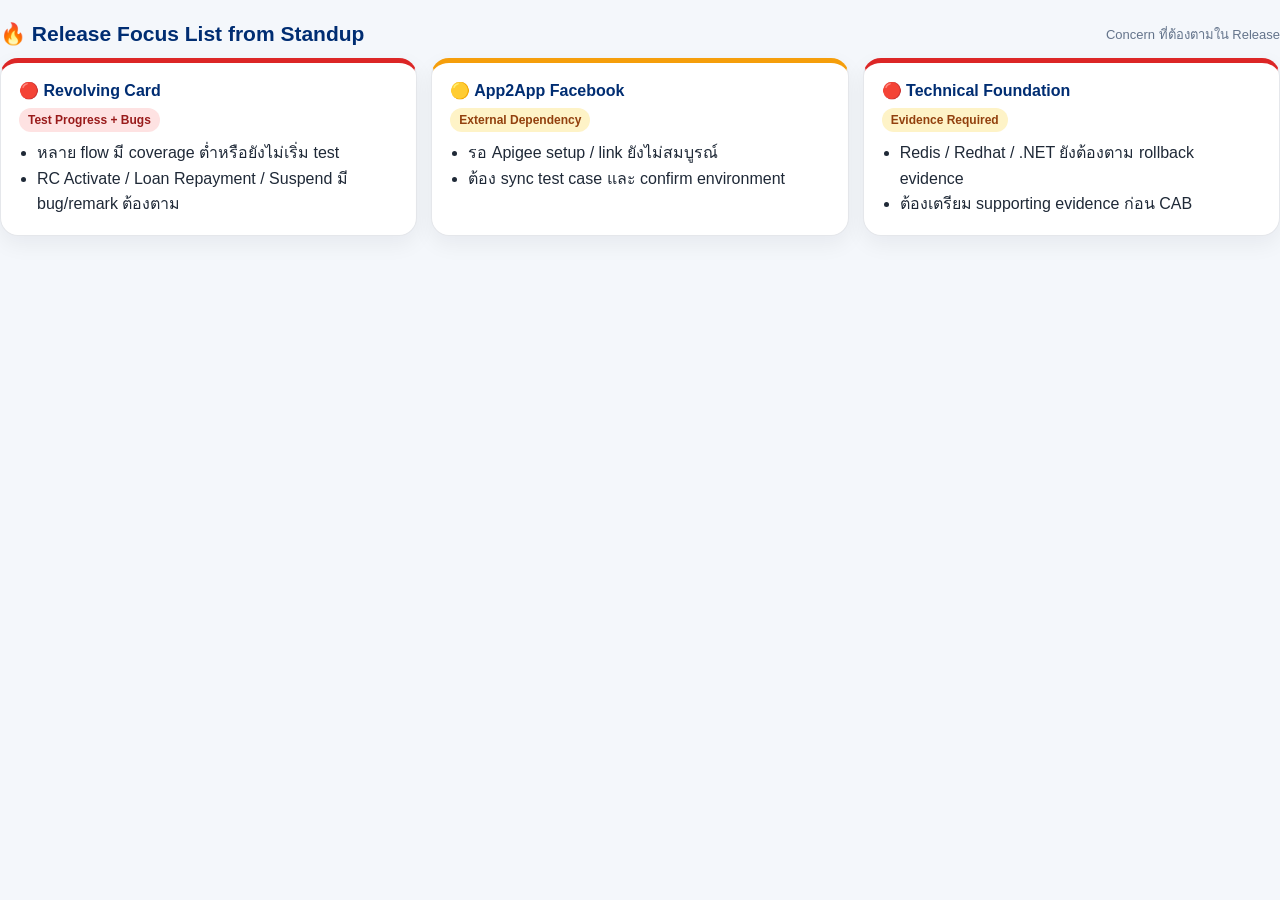
<file: components/focus.html>
<!DOCTYPE html>
<html lang="th">
<head>
<meta charset="UTF-8" />
<title>Release Focus List</title>
<link rel="stylesheet" href="../styles.css" />
</head>
<body data-component-id="focus">
<section class="section">
  <div class="section-title"><h2>🔥 Release Focus List from Standup</h2><span>Concern ที่ต้องตามใน Release</span></div>
  <div class="focus-grid">
    <div class="card focus critical"><h3>🔴 Revolving Card</h3><span class="badge red">Test Progress + Bugs</span><ul><li>หลาย flow มี coverage ต่ำหรือยังไม่เริ่ม test</li><li>RC Activate / Loan Repayment / Suspend มี bug/remark ต้องตาม</li></ul></div>
    <div class="card focus"><h3>🟡 App2App Facebook</h3><span class="badge amber">External Dependency</span><ul><li>รอ Apigee setup / link ยังไม่สมบูรณ์</li><li>ต้อง sync test case และ confirm environment</li></ul></div>
    <div class="card focus critical"><h3>🔴 Technical Foundation</h3><span class="badge amber">Evidence Required</span><ul><li>Redis / Redhat / .NET ยังต้องตาม rollback evidence</li><li>ต้องเตรียม supporting evidence ก่อน CAB</li></ul></div>
  </div>
</section>
<script src="../assets/iframe-bridge.js"></script>
</body>
</html>
</file>
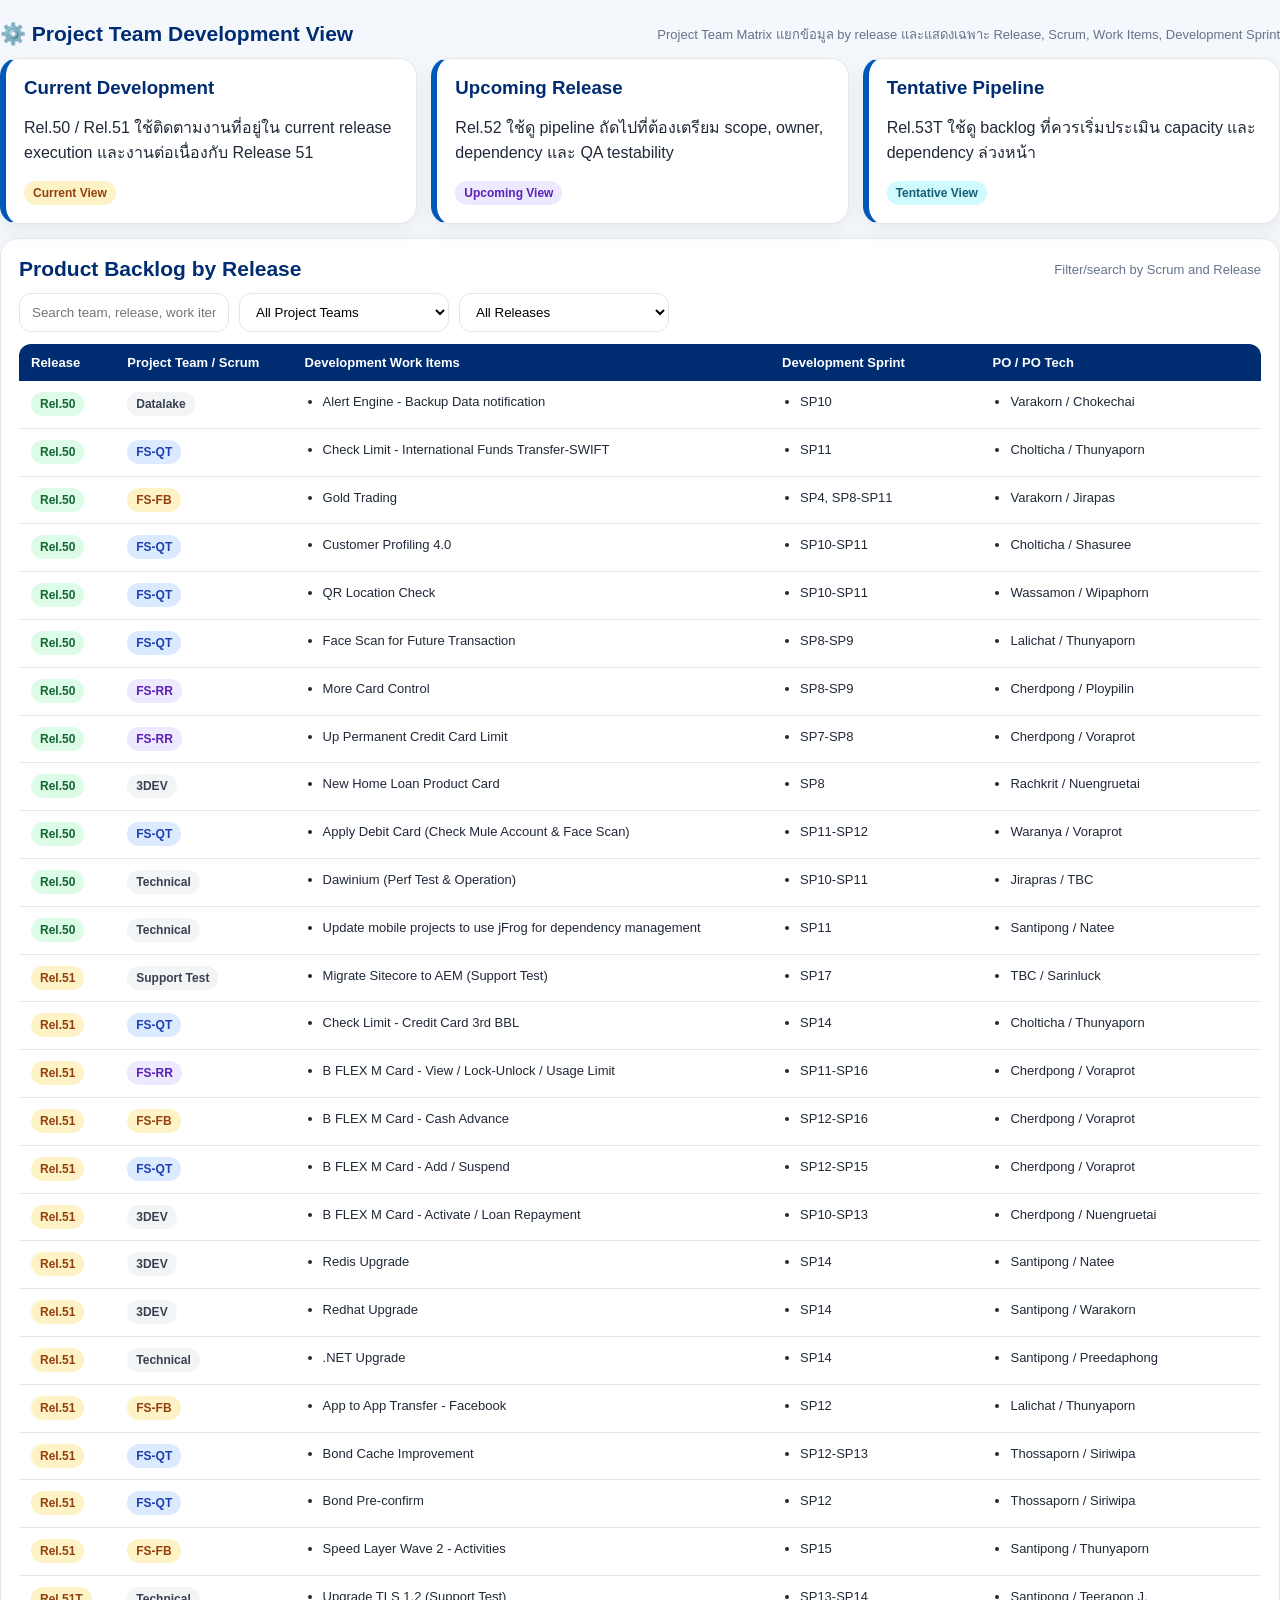
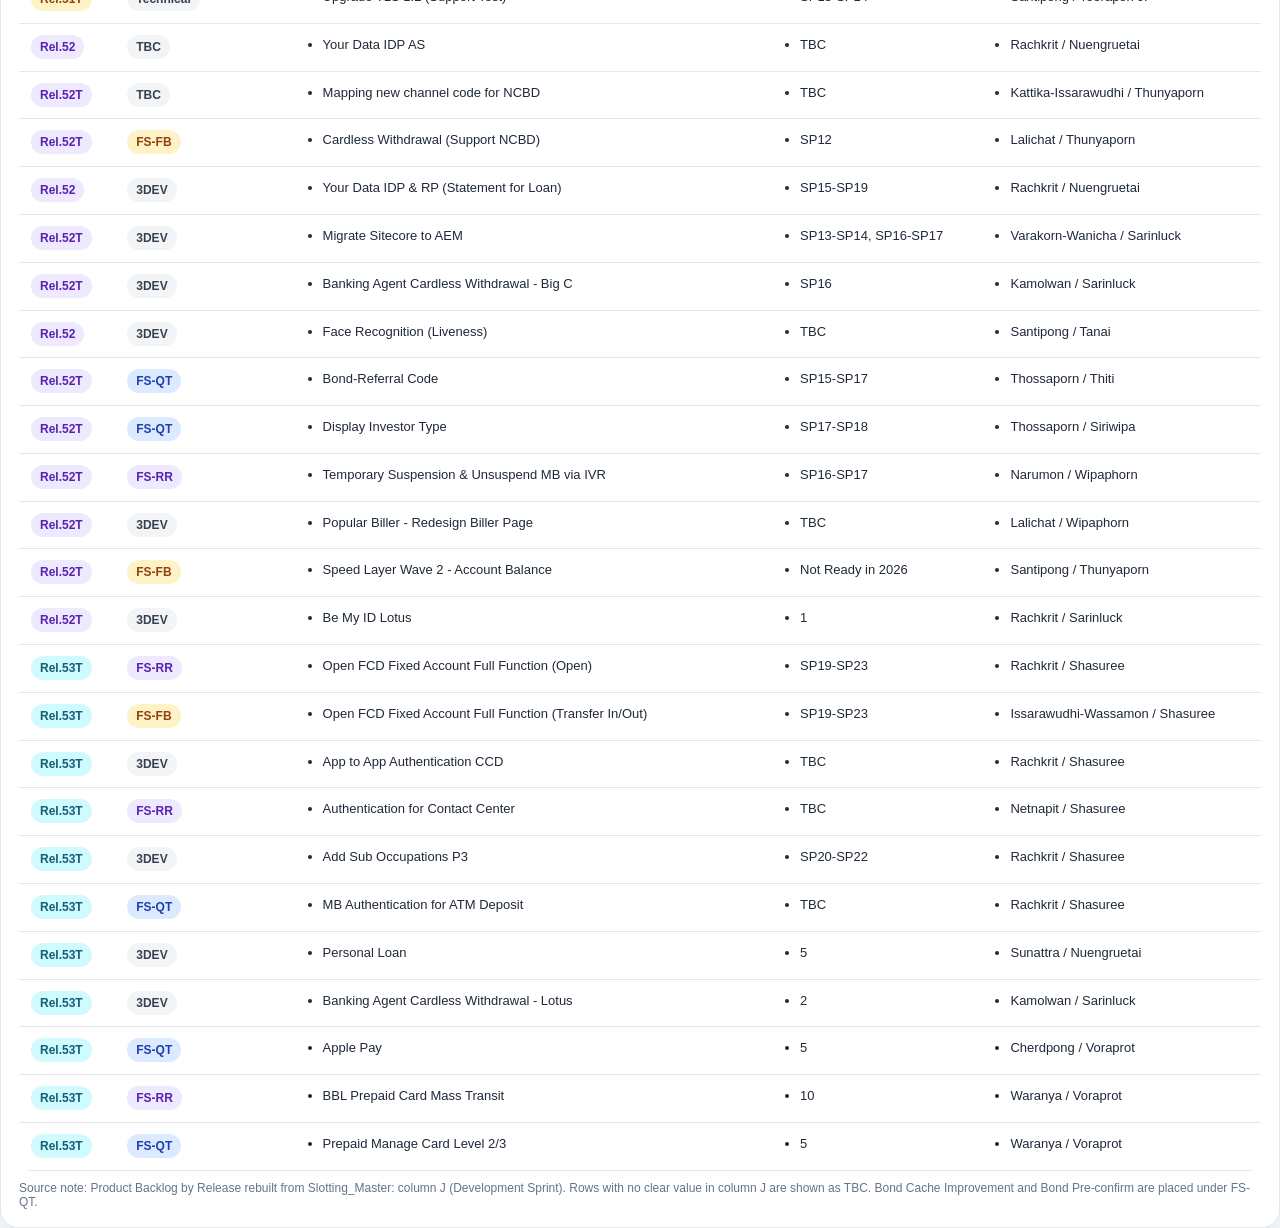
<file: components/project-team.html>
<!DOCTYPE html>
<html lang="th">
<head>
<meta charset="UTF-8" />
<title>Project Team Development View</title>
<link rel="stylesheet" href="../styles.css" />
</head>
<body data-component-id="project-team">
<section class="section">
  <div class="section-title">
    <h2>⚙️ Project Team Development View</h2>
    <span>Project Team Matrix แยกข้อมูล by release และแสดงเฉพาะ Release, Scrum, Work Items, Development Sprint</span>
  </div>

  <div class="grid-3">
    <div class="card team-card"><h3>Current Development</h3><p>Rel.50 / Rel.51 ใช้ติดตามงานที่อยู่ใน current release execution และงานต่อเนื่องกับ Release 51</p><span class="badge amber">Current View</span></div>
    <div class="card team-card"><h3>Upcoming Release</h3><p>Rel.52 ใช้ดู pipeline ถัดไปที่ต้องเตรียม scope, owner, dependency และ QA testability</p><span class="badge purple">Upcoming View</span></div>
    <div class="card team-card"><h3>Tentative Pipeline</h3><p>Rel.53T ใช้ดู backlog ที่ควรเริ่มประเมิน capacity และ dependency ล่วงหน้า</p><span class="badge cyan">Tentative View</span></div>
  </div>

  <div class="card" style="margin-top:14px">
    <div class="section-title"><h2>Product Backlog by Release</h2><span>Filter/search by Scrum and Release</span></div>
    <div class="filters">
      <input id="teamSearch" aria-label="Search team, release, work item, sprint" placeholder="Search team, release, work item, sprint..." onkeyup="filterTeam()"/>
      <select id="teamSelect" aria-label="Filter by project team" onchange="filterTeam()">
        <option value="">All Project Teams</option>
        <option>FS-QT</option><option>FS-FB</option><option>FS-RR</option><option>BBL-PW</option><option>BBL-3DEV</option><option>FS-LK</option>
      </select>
      <select id="releaseSelect" aria-label="Filter by release" onchange="filterTeam()">
        <option value="">All Releases</option>
        <option>Rel.50</option><option>Rel.51</option><option>Rel.51T</option><option>Rel.52</option><option>Rel.52T</option><option>Rel.53T</option>
      </select>
    </div>
    <div style="overflow:auto">
      <table id="teamTable">
      <tr><th>Release</th><th>Project Team / Scrum</th><th>Development Work Items</th><th>Development Sprint</th><th>PO / PO Tech</th></tr>
      <tr data-release="Rel.50" data-team="Datalake"><td><span class="badge green">Rel.50</span></td><td><span class="badge gray">Datalake</span></td><td><ul class="workitem-list"><li>Alert Engine - Backup Data notification</li></ul></td><td><ul class="sprint-list"><li>SP10</li></ul></td><td><ul class="po-list"><li>Varakorn / Chokechai</li></ul></td></tr>
      <tr data-release="Rel.50" data-team="FS-QT"><td><span class="badge green">Rel.50</span></td><td><span class="badge blue">FS-QT</span></td><td><ul class="workitem-list"><li>Check Limit - International Funds Transfer-SWIFT</li></ul></td><td><ul class="sprint-list"><li>SP11</li></ul></td><td><ul class="po-list"><li>Cholticha / Thunyaporn</li></ul></td></tr>
      <tr data-release="Rel.50" data-team="FS-FB"><td><span class="badge green">Rel.50</span></td><td><span class="badge amber">FS-FB</span></td><td><ul class="workitem-list"><li>Gold Trading</li></ul></td><td><ul class="sprint-list"><li>SP4, SP8-SP11</li></ul></td><td><ul class="po-list"><li>Varakorn / Jirapas</li></ul></td></tr>
      <tr data-release="Rel.50" data-team="FS-QT"><td><span class="badge green">Rel.50</span></td><td><span class="badge blue">FS-QT</span></td><td><ul class="workitem-list"><li>Customer Profiling 4.0</li></ul></td><td><ul class="sprint-list"><li>SP10-SP11</li></ul></td><td><ul class="po-list"><li>Cholticha / Shasuree</li></ul></td></tr>
      <tr data-release="Rel.50" data-team="FS-QT"><td><span class="badge green">Rel.50</span></td><td><span class="badge blue">FS-QT</span></td><td><ul class="workitem-list"><li>QR Location Check</li></ul></td><td><ul class="sprint-list"><li>SP10-SP11</li></ul></td><td><ul class="po-list"><li>Wassamon / Wipaphorn</li></ul></td></tr>
      <tr data-release="Rel.50" data-team="FS-QT"><td><span class="badge green">Rel.50</span></td><td><span class="badge blue">FS-QT</span></td><td><ul class="workitem-list"><li>Face Scan for Future Transaction</li></ul></td><td><ul class="sprint-list"><li>SP8-SP9</li></ul></td><td><ul class="po-list"><li>Lalichat / Thunyaporn</li></ul></td></tr>
      <tr data-release="Rel.50" data-team="FS-RR"><td><span class="badge green">Rel.50</span></td><td><span class="badge purple">FS-RR</span></td><td><ul class="workitem-list"><li>More Card Control</li></ul></td><td><ul class="sprint-list"><li>SP8-SP9</li></ul></td><td><ul class="po-list"><li>Cherdpong / Ploypilin</li></ul></td></tr>
      <tr data-release="Rel.50" data-team="FS-RR"><td><span class="badge green">Rel.50</span></td><td><span class="badge purple">FS-RR</span></td><td><ul class="workitem-list"><li>Up Permanent Credit Card Limit</li></ul></td><td><ul class="sprint-list"><li>SP7-SP8</li></ul></td><td><ul class="po-list"><li>Cherdpong / Voraprot</li></ul></td></tr>
      <tr data-release="Rel.50" data-team="3DEV"><td><span class="badge green">Rel.50</span></td><td><span class="badge gray">3DEV</span></td><td><ul class="workitem-list"><li>New Home Loan Product Card</li></ul></td><td><ul class="sprint-list"><li>SP8</li></ul></td><td><ul class="po-list"><li>Rachkrit / Nuengruetai</li></ul></td></tr>
      <tr data-release="Rel.50" data-team="FS-QT"><td><span class="badge green">Rel.50</span></td><td><span class="badge blue">FS-QT</span></td><td><ul class="workitem-list"><li>Apply Debit Card (Check Mule Account & Face Scan)</li></ul></td><td><ul class="sprint-list"><li>SP11-SP12</li></ul></td><td><ul class="po-list"><li>Waranya / Voraprot</li></ul></td></tr>
      <tr data-release="Rel.50" data-team="Technical"><td><span class="badge green">Rel.50</span></td><td><span class="badge gray">Technical</span></td><td><ul class="workitem-list"><li>Dawinium (Perf Test & Operation)</li></ul></td><td><ul class="sprint-list"><li>SP10-SP11</li></ul></td><td><ul class="po-list"><li>Jirapras / TBC</li></ul></td></tr>
      <tr data-release="Rel.50" data-team="Technical"><td><span class="badge green">Rel.50</span></td><td><span class="badge gray">Technical</span></td><td><ul class="workitem-list"><li>Update mobile projects to use jFrog for dependency management</li></ul></td><td><ul class="sprint-list"><li>SP11</li></ul></td><td><ul class="po-list"><li>Santipong / Natee</li></ul></td></tr>
      <tr data-release="Rel.51" data-team="Support Test"><td><span class="badge amber">Rel.51</span></td><td><span class="badge gray">Support Test</span></td><td><ul class="workitem-list"><li>Migrate Sitecore to AEM (Support Test)</li></ul></td><td><ul class="sprint-list"><li>SP17</li></ul></td><td><ul class="po-list"><li>TBC / Sarinluck</li></ul></td></tr>
      <tr data-release="Rel.51" data-team="FS-QT"><td><span class="badge amber">Rel.51</span></td><td><span class="badge blue">FS-QT</span></td><td><ul class="workitem-list"><li>Check Limit - Credit Card 3rd BBL</li></ul></td><td><ul class="sprint-list"><li>SP14</li></ul></td><td><ul class="po-list"><li>Cholticha / Thunyaporn</li></ul></td></tr>
      <tr data-release="Rel.51" data-team="FS-RR"><td><span class="badge amber">Rel.51</span></td><td><span class="badge purple">FS-RR</span></td><td><ul class="workitem-list"><li>B FLEX M Card - View / Lock-Unlock / Usage Limit</li></ul></td><td><ul class="sprint-list"><li>SP11-SP16</li></ul></td><td><ul class="po-list"><li>Cherdpong / Voraprot</li></ul></td></tr>
      <tr data-release="Rel.51" data-team="FS-FB"><td><span class="badge amber">Rel.51</span></td><td><span class="badge amber">FS-FB</span></td><td><ul class="workitem-list"><li>B FLEX M Card - Cash Advance</li></ul></td><td><ul class="sprint-list"><li>SP12-SP16</li></ul></td><td><ul class="po-list"><li>Cherdpong / Voraprot</li></ul></td></tr>
      <tr data-release="Rel.51" data-team="FS-QT"><td><span class="badge amber">Rel.51</span></td><td><span class="badge blue">FS-QT</span></td><td><ul class="workitem-list"><li>B FLEX M Card - Add / Suspend</li></ul></td><td><ul class="sprint-list"><li>SP12-SP15</li></ul></td><td><ul class="po-list"><li>Cherdpong / Voraprot</li></ul></td></tr>
      <tr data-release="Rel.51" data-team="3DEV"><td><span class="badge amber">Rel.51</span></td><td><span class="badge gray">3DEV</span></td><td><ul class="workitem-list"><li>B FLEX M Card - Activate / Loan Repayment</li></ul></td><td><ul class="sprint-list"><li>SP10-SP13</li></ul></td><td><ul class="po-list"><li>Cherdpong / Nuengruetai</li></ul></td></tr>
      <tr data-release="Rel.51" data-team="3DEV"><td><span class="badge amber">Rel.51</span></td><td><span class="badge gray">3DEV</span></td><td><ul class="workitem-list"><li>Redis Upgrade</li></ul></td><td><ul class="sprint-list"><li>SP14</li></ul></td><td><ul class="po-list"><li>Santipong / Natee</li></ul></td></tr>
      <tr data-release="Rel.51" data-team="3DEV"><td><span class="badge amber">Rel.51</span></td><td><span class="badge gray">3DEV</span></td><td><ul class="workitem-list"><li>Redhat Upgrade</li></ul></td><td><ul class="sprint-list"><li>SP14</li></ul></td><td><ul class="po-list"><li>Santipong / Warakorn</li></ul></td></tr>
      <tr data-release="Rel.51" data-team="Technical"><td><span class="badge amber">Rel.51</span></td><td><span class="badge gray">Technical</span></td><td><ul class="workitem-list"><li>.NET Upgrade</li></ul></td><td><ul class="sprint-list"><li>SP14</li></ul></td><td><ul class="po-list"><li>Santipong / Preedaphong</li></ul></td></tr>
      <tr data-release="Rel.51" data-team="FS-FB"><td><span class="badge amber">Rel.51</span></td><td><span class="badge amber">FS-FB</span></td><td><ul class="workitem-list"><li>App to App Transfer - Facebook</li></ul></td><td><ul class="sprint-list"><li>SP12</li></ul></td><td><ul class="po-list"><li>Lalichat / Thunyaporn</li></ul></td></tr>
      <tr data-release="Rel.51" data-team="FS-QT"><td><span class="badge amber">Rel.51</span></td><td><span class="badge blue">FS-QT</span></td><td><ul class="workitem-list"><li>Bond Cache Improvement</li></ul></td><td><ul class="sprint-list"><li>SP12-SP13</li></ul></td><td><ul class="po-list"><li>Thossaporn / Siriwipa</li></ul></td></tr>
      <tr data-release="Rel.51" data-team="FS-QT"><td><span class="badge amber">Rel.51</span></td><td><span class="badge blue">FS-QT</span></td><td><ul class="workitem-list"><li>Bond Pre-confirm</li></ul></td><td><ul class="sprint-list"><li>SP12</li></ul></td><td><ul class="po-list"><li>Thossaporn / Siriwipa</li></ul></td></tr>
      <tr data-release="Rel.51" data-team="FS-FB"><td><span class="badge amber">Rel.51</span></td><td><span class="badge amber">FS-FB</span></td><td><ul class="workitem-list"><li>Speed Layer Wave 2 - Activities</li></ul></td><td><ul class="sprint-list"><li>SP15</li></ul></td><td><ul class="po-list"><li>Santipong / Thunyaporn</li></ul></td></tr>
      <tr data-release="Rel.51T" data-team="Technical"><td><span class="badge amber">Rel.51T</span></td><td><span class="badge gray">Technical</span></td><td><ul class="workitem-list"><li>Upgrade TLS 1.2 (Support Test)</li></ul></td><td><ul class="sprint-list"><li>SP13-SP14</li></ul></td><td><ul class="po-list"><li>Santipong / Teerapon J.</li></ul></td></tr>
      <tr data-release="Rel.52" data-team="TBC"><td><span class="badge purple">Rel.52</span></td><td><span class="badge gray">TBC</span></td><td><ul class="workitem-list"><li>Your Data IDP AS</li></ul></td><td><ul class="sprint-list"><li>TBC</li></ul></td><td><ul class="po-list"><li>Rachkrit / Nuengruetai</li></ul></td></tr>
      <tr data-release="Rel.52T" data-team="TBC"><td><span class="badge purple">Rel.52T</span></td><td><span class="badge gray">TBC</span></td><td><ul class="workitem-list"><li>Mapping new channel code for NCBD</li></ul></td><td><ul class="sprint-list"><li>TBC</li></ul></td><td><ul class="po-list"><li>Kattika-Issarawudhi / Thunyaporn</li></ul></td></tr>
      <tr data-release="Rel.52T" data-team="FS-FB"><td><span class="badge purple">Rel.52T</span></td><td><span class="badge amber">FS-FB</span></td><td><ul class="workitem-list"><li>Cardless Withdrawal (Support NCBD)</li></ul></td><td><ul class="sprint-list"><li>SP12</li></ul></td><td><ul class="po-list"><li>Lalichat / Thunyaporn</li></ul></td></tr>
      <tr data-release="Rel.52" data-team="3DEV"><td><span class="badge purple">Rel.52</span></td><td><span class="badge gray">3DEV</span></td><td><ul class="workitem-list"><li>Your Data IDP & RP (Statement for Loan)</li></ul></td><td><ul class="sprint-list"><li>SP15-SP19</li></ul></td><td><ul class="po-list"><li>Rachkrit / Nuengruetai</li></ul></td></tr>
      <tr data-release="Rel.52T" data-team="3DEV"><td><span class="badge purple">Rel.52T</span></td><td><span class="badge gray">3DEV</span></td><td><ul class="workitem-list"><li>Migrate Sitecore to AEM</li></ul></td><td><ul class="sprint-list"><li>SP13-SP14, SP16-SP17</li></ul></td><td><ul class="po-list"><li>Varakorn-Wanicha / Sarinluck</li></ul></td></tr>
      <tr data-release="Rel.52T" data-team="3DEV"><td><span class="badge purple">Rel.52T</span></td><td><span class="badge gray">3DEV</span></td><td><ul class="workitem-list"><li>Banking Agent Cardless Withdrawal - Big C</li></ul></td><td><ul class="sprint-list"><li>SP16</li></ul></td><td><ul class="po-list"><li>Kamolwan / Sarinluck</li></ul></td></tr>
      <tr data-release="Rel.52" data-team="3DEV"><td><span class="badge purple">Rel.52</span></td><td><span class="badge gray">3DEV</span></td><td><ul class="workitem-list"><li>Face Recognition (Liveness)</li></ul></td><td><ul class="sprint-list"><li>TBC</li></ul></td><td><ul class="po-list"><li>Santipong / Tanai</li></ul></td></tr>
      <tr data-release="Rel.52T" data-team="FS-QT"><td><span class="badge purple">Rel.52T</span></td><td><span class="badge blue">FS-QT</span></td><td><ul class="workitem-list"><li>Bond-Referral Code</li></ul></td><td><ul class="sprint-list"><li>SP15-SP17</li></ul></td><td><ul class="po-list"><li>Thossaporn / Thiti</li></ul></td></tr>
      <tr data-release="Rel.52T" data-team="FS-QT"><td><span class="badge purple">Rel.52T</span></td><td><span class="badge blue">FS-QT</span></td><td><ul class="workitem-list"><li>Display Investor Type</li></ul></td><td><ul class="sprint-list"><li>SP17-SP18</li></ul></td><td><ul class="po-list"><li>Thossaporn / Siriwipa</li></ul></td></tr>
      <tr data-release="Rel.52T" data-team="FS-RR"><td><span class="badge purple">Rel.52T</span></td><td><span class="badge purple">FS-RR</span></td><td><ul class="workitem-list"><li>Temporary Suspension & Unsuspend MB via IVR</li></ul></td><td><ul class="sprint-list"><li>SP16-SP17</li></ul></td><td><ul class="po-list"><li>Narumon / Wipaphorn</li></ul></td></tr>
      <tr data-release="Rel.52T" data-team="3DEV"><td><span class="badge purple">Rel.52T</span></td><td><span class="badge gray">3DEV</span></td><td><ul class="workitem-list"><li>Popular Biller - Redesign Biller Page</li></ul></td><td><ul class="sprint-list"><li>TBC</li></ul></td><td><ul class="po-list"><li>Lalichat / Wipaphorn</li></ul></td></tr>
      <tr data-release="Rel.52T" data-team="FS-FB"><td><span class="badge purple">Rel.52T</span></td><td><span class="badge amber">FS-FB</span></td><td><ul class="workitem-list"><li>Speed Layer Wave 2 - Account Balance</li></ul></td><td><ul class="sprint-list"><li>Not Ready in 2026</li></ul></td><td><ul class="po-list"><li>Santipong / Thunyaporn</li></ul></td></tr>
      <tr data-release="Rel.52T" data-team="3DEV"><td><span class="badge purple">Rel.52T</span></td><td><span class="badge gray">3DEV</span></td><td><ul class="workitem-list"><li>Be My ID Lotus</li></ul></td><td><ul class="sprint-list"><li>1</li></ul></td><td><ul class="po-list"><li>Rachkrit / Sarinluck</li></ul></td></tr>
      <tr data-release="Rel.53T" data-team="FS-RR"><td><span class="badge cyan">Rel.53T</span></td><td><span class="badge purple">FS-RR</span></td><td><ul class="workitem-list"><li>Open FCD Fixed Account Full Function (Open)</li></ul></td><td><ul class="sprint-list"><li>SP19-SP23</li></ul></td><td><ul class="po-list"><li>Rachkrit / Shasuree</li></ul></td></tr>
      <tr data-release="Rel.53T" data-team="FS-FB"><td><span class="badge cyan">Rel.53T</span></td><td><span class="badge amber">FS-FB</span></td><td><ul class="workitem-list"><li>Open FCD Fixed Account Full Function (Transfer In/Out)</li></ul></td><td><ul class="sprint-list"><li>SP19-SP23</li></ul></td><td><ul class="po-list"><li>Issarawudhi-Wassamon / Shasuree</li></ul></td></tr>
      <tr data-release="Rel.53T" data-team="3DEV"><td><span class="badge cyan">Rel.53T</span></td><td><span class="badge gray">3DEV</span></td><td><ul class="workitem-list"><li>App to App Authentication CCD</li></ul></td><td><ul class="sprint-list"><li>TBC</li></ul></td><td><ul class="po-list"><li>Rachkrit / Shasuree</li></ul></td></tr>
      <tr data-release="Rel.53T" data-team="FS-RR"><td><span class="badge cyan">Rel.53T</span></td><td><span class="badge purple">FS-RR</span></td><td><ul class="workitem-list"><li>Authentication for Contact Center</li></ul></td><td><ul class="sprint-list"><li>TBC</li></ul></td><td><ul class="po-list"><li>Netnapit / Shasuree</li></ul></td></tr>
      <tr data-release="Rel.53T" data-team="3DEV"><td><span class="badge cyan">Rel.53T</span></td><td><span class="badge gray">3DEV</span></td><td><ul class="workitem-list"><li>Add Sub Occupations P3</li></ul></td><td><ul class="sprint-list"><li>SP20-SP22</li></ul></td><td><ul class="po-list"><li>Rachkrit / Shasuree</li></ul></td></tr>
      <tr data-release="Rel.53T" data-team="FS-QT"><td><span class="badge cyan">Rel.53T</span></td><td><span class="badge blue">FS-QT</span></td><td><ul class="workitem-list"><li>MB Authentication for ATM Deposit</li></ul></td><td><ul class="sprint-list"><li>TBC</li></ul></td><td><ul class="po-list"><li>Rachkrit / Shasuree</li></ul></td></tr>
      <tr data-release="Rel.53T" data-team="3DEV"><td><span class="badge cyan">Rel.53T</span></td><td><span class="badge gray">3DEV</span></td><td><ul class="workitem-list"><li>Personal Loan</li></ul></td><td><ul class="sprint-list"><li>5</li></ul></td><td><ul class="po-list"><li>Sunattra / Nuengruetai</li></ul></td></tr>
      <tr data-release="Rel.53T" data-team="3DEV"><td><span class="badge cyan">Rel.53T</span></td><td><span class="badge gray">3DEV</span></td><td><ul class="workitem-list"><li>Banking Agent Cardless Withdrawal - Lotus</li></ul></td><td><ul class="sprint-list"><li>2</li></ul></td><td><ul class="po-list"><li>Kamolwan / Sarinluck</li></ul></td></tr>
      <tr data-release="Rel.53T" data-team="FS-QT"><td><span class="badge cyan">Rel.53T</span></td><td><span class="badge blue">FS-QT</span></td><td><ul class="workitem-list"><li>Apple Pay</li></ul></td><td><ul class="sprint-list"><li>5</li></ul></td><td><ul class="po-list"><li>Cherdpong / Voraprot</li></ul></td></tr>
      <tr data-release="Rel.53T" data-team="FS-RR"><td><span class="badge cyan">Rel.53T</span></td><td><span class="badge purple">FS-RR</span></td><td><ul class="workitem-list"><li>BBL Prepaid Card Mass Transit</li></ul></td><td><ul class="sprint-list"><li>10</li></ul></td><td><ul class="po-list"><li>Waranya / Voraprot</li></ul></td></tr>
      <tr data-release="Rel.53T" data-team="FS-QT"><td><span class="badge cyan">Rel.53T</span></td><td><span class="badge blue">FS-QT</span></td><td><ul class="workitem-list"><li>Prepaid Manage Card Level 2/3</li></ul></td><td><ul class="sprint-list"><li>5</li></ul></td><td><ul class="po-list"><li>Waranya / Voraprot</li></ul></td></tr>
      </table>
    </div>
    <div class="note">Source note: Product Backlog by Release rebuilt from Slotting_Master: column J (Development Sprint). Rows with no clear value in column J are shown as TBC. Bond Cache Improvement and Bond Pre-confirm are placed under FS-QT.</div>
  </div>
</section>
<script src="../assets/iframe-bridge.js"></script>
<script>
function filterTeam(){const q=(document.getElementById('teamSearch').value||'').toLowerCase();const t=document.getElementById('teamSelect').value;const rel=document.getElementById('releaseSelect').value;document.querySelectorAll('#teamTable tr[data-team]').forEach(r=>{const okT=!t||r.getAttribute('data-team')===t;const okR=!rel||r.getAttribute('data-release')===rel;const okQ=!q||r.innerText.toLowerCase().includes(q);r.style.display=(okT&&okR&&okQ)?'':'none';});}
</script>
</body>
</html>
</file>
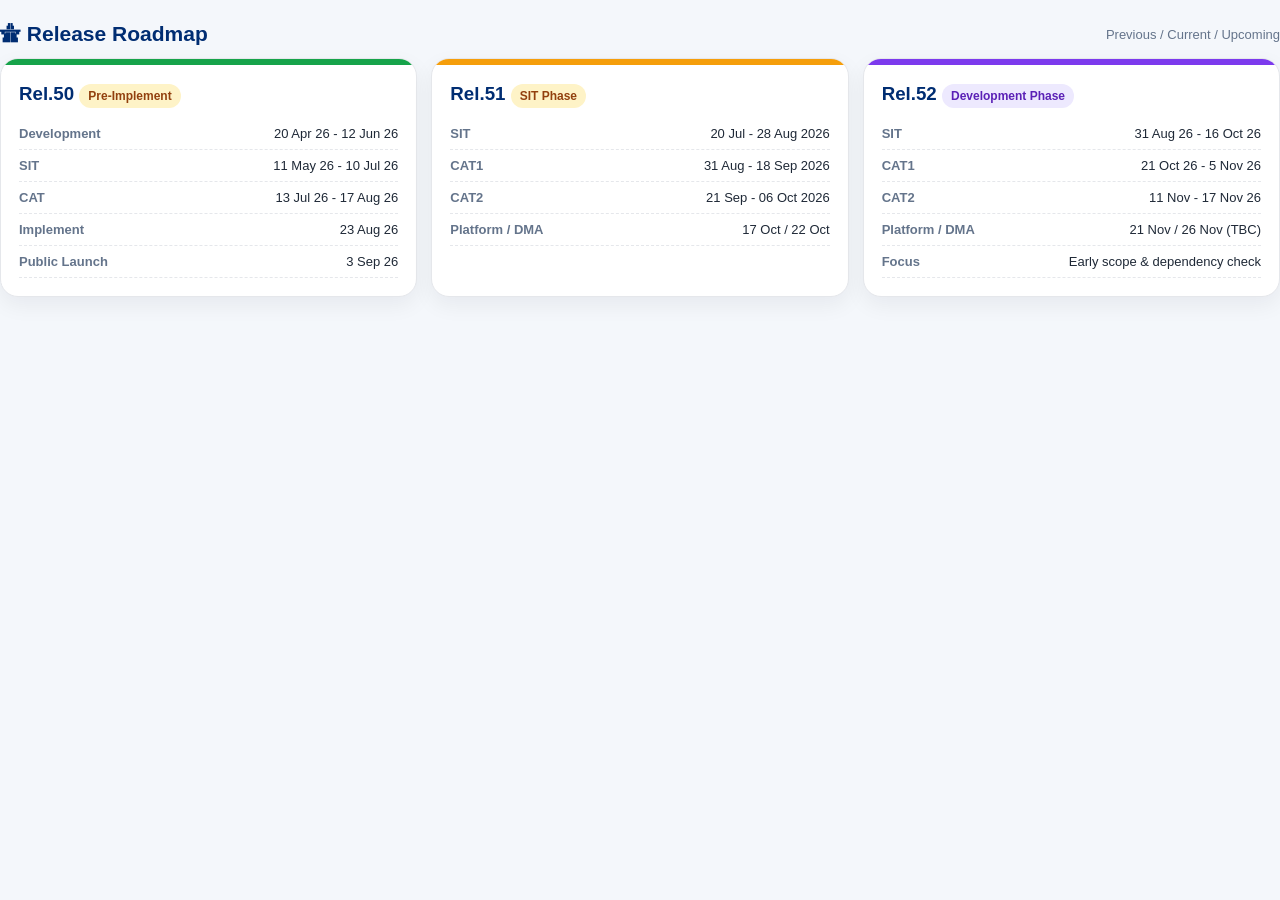
<file: components/roadmap.html>
<!DOCTYPE html>
<html lang="th">
<head>
<meta charset="UTF-8" />
<title>Release Roadmap</title>
<link rel="stylesheet" href="../styles.css" />
</head>
<body data-component-id="roadmap">
<section class="section">
  <div class="section-title"><h2>🛣 Release Roadmap</h2><span>Previous / Current / Upcoming</span></div>
  <div class="roadmap">
    <div class="card release-card done"><h3>Rel.50 <span class="badge amber">Pre-Implement</span></h3><div class="date-row"><b>Development</b><span>20 Apr 26 - 12 Jun 26</span></div><div class="date-row"><b>SIT</b><span>11 May 26 - 10 Jul 26</span></div><div class="date-row"><b>CAT</b><span>13 Jul 26 - 17 Aug 26</span></div><div class="date-row"><b>Implement</b><span>23 Aug 26</span></div><div class="date-row"><b>Public Launch</b><span>3 Sep 26</span></div></div>
    <div class="card release-card current"><h3>Rel.51 <span class="badge amber">SIT Phase</span></h3><div class="date-row"><b>SIT</b><span>20 Jul - 28 Aug 2026</span></div><div class="date-row"><b>CAT1</b><span>31 Aug - 18 Sep 2026</span></div><div class="date-row"><b>CAT2</b><span>21 Sep - 06 Oct 2026</span></div><div class="date-row"><b>Platform / DMA</b><span>17 Oct / 22 Oct</span></div></div>
    <div class="card release-card future"><h3>Rel.52 <span class="badge purple">Development Phase</span></h3><div class="date-row"><b>SIT</b><span>31 Aug 26 - 16 Oct 26</span></div><div class="date-row"><b>CAT1</b><span>21 Oct 26 - 5 Nov 26</span></div><div class="date-row"><b>CAT2</b><span>11 Nov - 17 Nov 26</span></div><div class="date-row"><b>Platform / DMA</b><span>21 Nov / 26 Nov (TBC)</span></div><div class="date-row"><b>Focus</b><span>Early scope & dependency check</span></div></div>
  </div>
</section>
<script src="../assets/iframe-bridge.js"></script>
</body>
</html>
</file>
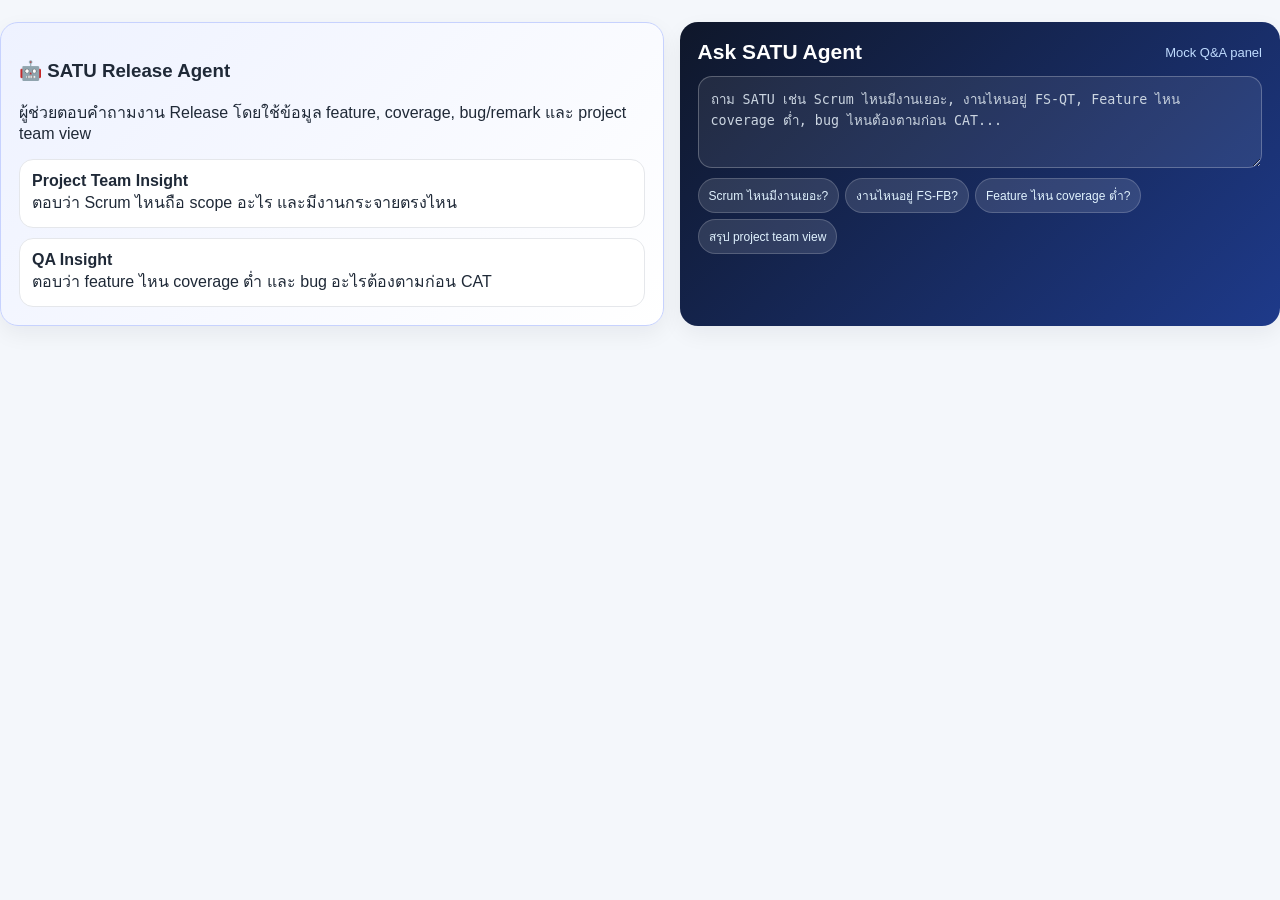
<file: components/satu.html>
<!DOCTYPE html>
<html lang="th">
<head>
<meta charset="UTF-8" />
<title>SATU Release Agent</title>
<link rel="stylesheet" href="../styles.css" />
</head>
<body data-component-id="satu">
<section class="section grid-2">
  <div class="card satu"><h3>🤖 SATU Release Agent</h3><p>ผู้ช่วยตอบคำถามงาน Release โดยใช้ข้อมูล feature, coverage, bug/remark และ project team view</p><div class="satu-item"><b>Project Team Insight</b><br/>ตอบว่า Scrum ไหนถือ scope อะไร และมีงานกระจายตรงไหน</div><div class="satu-item"><b>QA Insight</b><br/>ตอบว่า feature ไหน coverage ต่ำ และ bug อะไรต้องตามก่อน CAT</div></div>
  <div class="card agent"><div class="section-title"><h2 style="color:white">Ask SATU Agent</h2><span style="color:#bfdbfe">Mock Q&A panel</span></div><textarea aria-label="Ask SATU agent" placeholder="ถาม SATU เช่น Scrum ไหนมีงานเยอะ, งานไหนอยู่ FS-QT, Feature ไหน coverage ต่ำ, bug ไหนต้องตามก่อน CAT..."></textarea><div><span class="prompt">Scrum ไหนมีงานเยอะ?</span><span class="prompt">งานไหนอยู่ FS-FB?</span><span class="prompt">Feature ไหน coverage ต่ำ?</span><span class="prompt">สรุป project team view</span></div></div>
</section>
<script src="../assets/iframe-bridge.js"></script>
</body>
</html>
</file>
<file: styles.css>
:root{--bbl:#002d72;--bbl2:#0057b8;--bg:#f4f7fb;--card:#fff;--text:#1f2937;--muted:#64748b;--line:#e5e7eb;--green:#16a34a;--amber:#f59e0b;--red:#dc2626;--blue:#2563eb;--purple:#7c3aed}
*{box-sizing:border-box}html{scroll-behavior:smooth}body{margin:0;font-family:"Segoe UI",Arial,sans-serif;background:var(--bg);color:var(--text)}
.hero{background:linear-gradient(135deg,var(--bbl),#0148aa 55%,#0284c7);color:white;padding:28px 34px 24px;border-bottom-left-radius:30px;border-bottom-right-radius:30px;box-shadow:0 12px 30px rgba(0,45,114,.24)}
.hero h1{margin:0;font-size:29px}.subtitle{margin-top:8px;color:#dbeafe;line-height:1.55;font-size:14px}.pill{display:inline-flex;align-items:center;gap:8px;background:rgba(255,255,255,.16);border:1px solid rgba(255,255,255,.25);padding:8px 12px;border-radius:999px;font-size:13px;margin:8px 6px 0 0}
.container{max-width:1520px;margin:auto;padding:22px 28px 42px}.nav{display:flex;gap:9px;flex-wrap:wrap;margin-bottom:18px}.nav a{text-decoration:none;color:var(--bbl);background:white;border:1px solid var(--line);padding:9px 12px;border-radius:999px;font-size:13px;font-weight:700;box-shadow:0 4px 12px rgba(15,23,42,.05)}
.kpis{display:grid;grid-template-columns:repeat(3,minmax(220px,1fr));gap:14px}.card{background:var(--card);border:1px solid var(--line);border-radius:18px;padding:18px;box-shadow:0 8px 22px rgba(15,23,42,.06)}.kpi-label{font-size:12px;color:var(--muted);font-weight:700}.kpi-value{font-size:24px;font-weight:900;color:var(--bbl);margin-top:7px;line-height:1.18}.kpi-note{font-size:11.5px;color:var(--muted);margin-top:6px;line-height:1.42}.kpi-highlight{margin-top:10px;padding:9px 10px;border-radius:13px;background:linear-gradient(135deg,#eef6ff,#f8fbff);border:1px solid #dbeafe;color:#1e3a8a;font-size:11.5px;line-height:1.4}.kpi-highlight b{display:block;color:var(--bbl);font-size:10.5px;text-transform:uppercase;letter-spacing:.2px;margin-bottom:3px}.kpi-highlight.urgent{background:linear-gradient(135deg,#fff7ed,#fff);border-color:#fed7aa;color:#92400e}.kpi-highlight.future{background:linear-gradient(135deg,#f5f3ff,#fff);border-color:#ddd6fe;color:#5b21b6}
.section{margin-top:22px}.section-title{display:flex;justify-content:space-between;align-items:center;gap:12px;margin:0 0 12px}.section-title h2{margin:0;color:var(--bbl);font-size:21px}.section-title span{font-size:13px;color:var(--muted)}
.grid-2{display:grid;grid-template-columns:1.05fr .95fr;gap:16px}.grid-3{display:grid;grid-template-columns:repeat(3,1fr);gap:14px}.grid-4{display:grid;grid-template-columns:repeat(4,1fr);gap:14px}
.workitem-list{margin:0;padding-left:18px;line-height:1.6}.workitem-list li{margin-bottom:4px}.sprint-list{margin:0;padding-left:18px;line-height:1.6}.sprint-list li{margin-bottom:4px}.po-list{margin:0;padding-left:18px;line-height:1.6}.po-list li{margin-bottom:4px}table{width:100%;border-collapse:collapse;font-size:13px;overflow:hidden;border-radius:12px}th{background:var(--bbl);color:white;text-align:left;padding:11px 12px;font-weight:800;white-space:nowrap}td{padding:11px 12px;border-bottom:1px solid var(--line);vertical-align:top}tr:hover td{background:#f8fbff}
.badge{display:inline-flex;align-items:center;gap:6px;padding:5px 9px;border-radius:999px;font-size:12px;font-weight:800;white-space:nowrap}.green{background:#dcfce7;color:#166534}.amber{background:#fef3c7;color:#92400e}.red{background:#fee2e2;color:#991b1b}.blue{background:#dbeafe;color:#1e40af}.gray{background:#f3f4f6;color:#374151}.purple{background:#ede9fe;color:#5b21b6}.cyan{background:#cffafe;color:#155e75}
.filters{display:flex;gap:10px;flex-wrap:wrap;margin-bottom:12px}.filters input,.filters select{padding:10px 12px;border:1px solid var(--line);border-radius:12px;background:white;min-width:210px}
.focus-grid,.roadmap{display:grid;grid-template-columns:repeat(3,1fr);gap:14px}.focus{border-top:5px solid var(--amber)}.focus.critical{border-top-color:var(--red)}.focus h3{margin:0 0 8px;color:var(--bbl);font-size:16px}.focus ul{margin:8px 0 0 18px;padding:0;line-height:1.6}.release-card{position:relative;overflow:hidden}.release-card:before{content:"";position:absolute;top:0;left:0;right:0;height:6px;background:var(--bbl2)}.release-card.done:before{background:var(--green)}.release-card.current:before{background:var(--amber)}.release-card.future:before{background:var(--purple)}.release-card h3{margin:6px 0 10px;color:var(--bbl)}.date-row{display:flex;justify-content:space-between;border-bottom:1px dashed var(--line);padding:8px 0;font-size:13px}.date-row b{color:var(--muted)}
.cov-wrap{display:flex;align-items:center;gap:8px;min-width:128px}.cov-bg{height:10px;background:#e5e7eb;border-radius:999px;overflow:hidden;flex:1;min-width:72px}.cov{height:100%;border-radius:999px}.cov.low{background:var(--red)}.cov.mid{background:var(--amber)}.cov.high{background:var(--green)}.bugcell{max-width:420px;line-height:1.45}.bugcell b{color:var(--red)}
.team-card{border-left:6px solid var(--bbl2)}.team-card h3{margin:0 0 10px;color:var(--bbl)}.mini-grid{display:grid;grid-template-columns:repeat(3,1fr);gap:10px}.mini{background:#f8fafc;border:1px solid var(--line);border-radius:14px;padding:12px;text-align:center}.mini b{display:block;color:var(--bbl);font-size:22px}.note{font-size:12px;color:var(--muted);margin-top:10px}.agent{background:linear-gradient(135deg,#0f172a,#1e3a8a);color:white;border:0}.agent textarea{width:100%;min-height:92px;border-radius:14px;border:1px solid rgba(255,255,255,.25);background:rgba(255,255,255,.08);color:white;padding:12px;outline:none;resize:vertical}.agent textarea::placeholder{color:#cbd5e1}.prompt{display:inline-block;background:rgba(255,255,255,.12);border:1px solid rgba(255,255,255,.18);padding:7px 10px;border-radius:999px;font-size:12px;margin:6px 6px 0 0;color:#e0f2fe}.satu{background:linear-gradient(135deg,#eef2ff,#fff);border:1px solid #c7d2fe}.satu-item{background:white;border:1px solid var(--line);border-radius:14px;padding:12px;margin-top:10px}
footer{text-align:center;color:var(--muted);font-size:12px;margin-top:24px}@media(max-width:1180px){.kpis{grid-template-columns:repeat(3,1fr)}.grid-2,.grid-3,.grid-4,.focus-grid,.roadmap,.mini-grid{grid-template-columns:1fr}.section-title{align-items:flex-start;flex-direction:column}}@media(max-width:720px){.container{padding:18px}.kpis{grid-template-columns:1fr}.hero{padding:22px 20px}.hero h1{font-size:23px}td,th{font-size:12px;padding:9px}}
.component-frame{width:100%;border:0;display:block;overflow:hidden}
</file>
